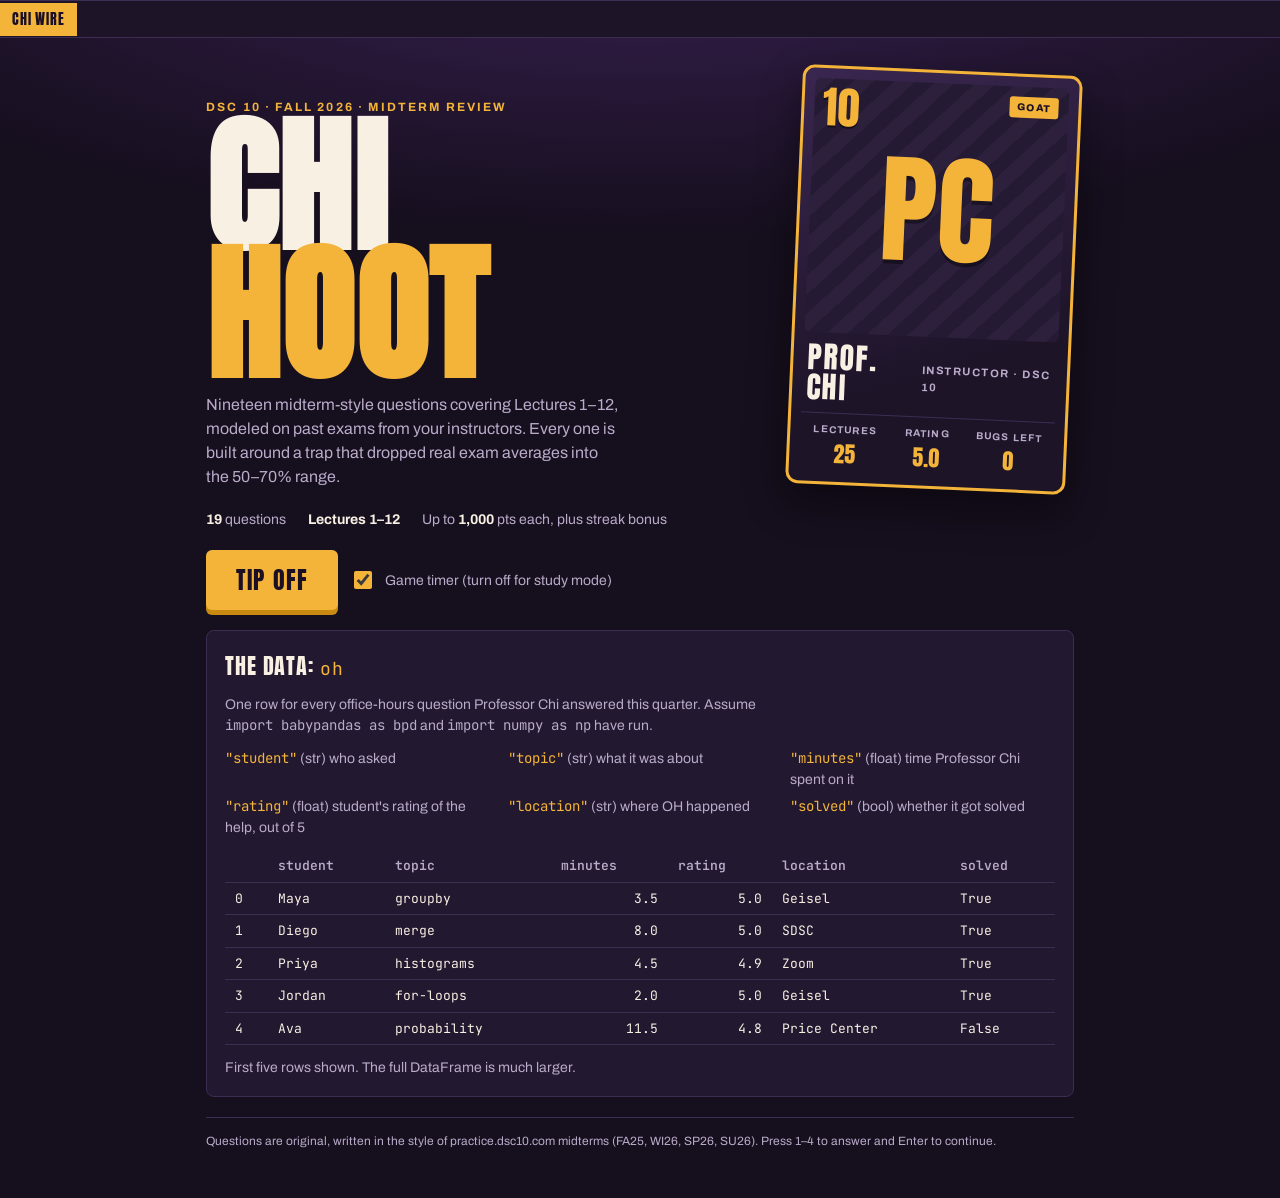
<file: index.html>
<!doctype html>
<html lang="en">
<head>
<meta charset="utf-8">
<meta name="viewport" content="width=device-width, initial-scale=1, viewport-fit=cover">
<title>Chihoot</title>
<meta name="description" content="A Kahoot-style DSC 10 midterm review game: 19 timed questions on Lectures 1–12.">
<link rel="preconnect" href="https://fonts.googleapis.com">
<link rel="stylesheet" href="https://fonts.googleapis.com/css2?family=Anton&family=Archivo:wght@400;500;700;800&family=JetBrains+Mono:wght@400;600&display=swap">
<style>
*, *::before, *::after { box-sizing: border-box; }
html { padding-top: env(safe-area-inset-top, 0px); padding-bottom: env(safe-area-inset-bottom, 0px); }
body { margin: 0; }
img { max-width: 100%; }
[hidden] { display: none !important; }
/* Layout: night-game arena broadcast — one centered court column, scoreboard bar on top, answer tiles as the "floor", lower-third reveal panel */
:root {
  --night: #160f1e;
  --court: #221830;
  --court-2: #2c203d;
  --line: #3d2d52;
  --ink: #f7f0e3;
  --muted: #b9abc9;
  --gold: #f4b43a;
  --gold-deep: #c98a12;
  --good: #3fd28f;
  --bad: #ff5f6e;
  --t1: #f4b43a; --t2: #ff7b68; --t3: #38c6c0; --t4: #a283ff;
  --tile-ink: #1b1024;
  --display: "Anton", "Impact", "Arial Narrow", sans-serif;
  --body: "Archivo", "Helvetica Neue", Arial, sans-serif;
  --mono: "JetBrains Mono", ui-monospace, "SFMono-Regular", Menlo, monospace;
  color-scheme: dark;
}
html, body { height: 100%; }
body {
  background: var(--night);
  background-image: radial-gradient(120% 60% at 50% -10%, #3a2154 0%, transparent 60%);
  background-attachment: fixed;
  color: var(--ink);
  font-family: var(--body);
  font-size: 16px;
  line-height: 1.5;
}
.wrap {
  max-width: 900px; margin: 0 auto;
  padding-left: max(16px, env(safe-area-inset-left, 0px));
  padding-right: max(16px, env(safe-area-inset-right, 0px));
  padding-block: 20px 48px;
  display: flex; flex-direction: column; gap: 20px;
}
button { font: inherit; color: inherit; cursor: pointer; }
:focus-visible { outline: 3px solid var(--gold); outline-offset: 3px; }
code, pre { font-family: var(--mono); }

/* ticker */
.ticker { border-block: 1px solid var(--line); background: #1d1428; overflow: hidden; display: flex; align-items: center; }
.ticker .tag { flex: none; background: var(--gold); color: var(--tile-ink); font-family: var(--display); letter-spacing: .06em; padding: 6px 12px; font-size: 14px; }
.ticker .track { white-space: nowrap; display: inline-block; padding-left: 100%; animation: tick 70s linear infinite; font-size: 14px; color: var(--muted); }
.ticker .track span { margin-right: 48px; }
.ticker .track b { color: var(--ink); font-weight: 700; }
@keyframes tick { to { transform: translateX(-100%); } }
.ticker-view { overflow: hidden; flex: 1; min-width: 0; padding-block: 6px; }

/* start */
.hero { display: grid; grid-template-columns: 1.3fr 1fr; gap: 28px; align-items: end; padding-top: 12px; }
.eyebrow { font-size: 12px; letter-spacing: .18em; text-transform: uppercase; color: var(--gold); font-weight: 700; }
.wordmark { font-family: var(--display); font-size: clamp(64px, 15vw, 148px); line-height: .86; letter-spacing: .01em; margin: 8px 0 0; text-transform: uppercase; }
.wordmark .gold { color: var(--gold); display: block; }
.hero p.lede { color: var(--muted); max-width: 46ch; margin: 14px 0 0; text-wrap: pretty; }
.card { justify-self: end; width: 100%; max-width: 280px; background: linear-gradient(160deg, #3a2650, #1d1428 70%); border: 3px solid var(--gold); border-radius: 12px; padding: 10px; display: flex; flex-direction: column; gap: 10px; box-shadow: 0 18px 40px rgba(0,0,0,.45); transform: rotate(2.5deg); }
.card .photo { position: relative; border-radius: 6px; overflow: hidden; aspect-ratio: 1; }
.card .photo img { width: 100%; height: 100%; object-fit: cover; display: block; }
.card .num { position: absolute; top: 6px; left: 8px; font-family: var(--display); font-size: 44px; line-height: 1; color: var(--gold); text-shadow: 0 2px 0 rgba(0,0,0,.5); }
.card .badge { position: absolute; top: 10px; right: 10px; background: var(--gold); color: var(--tile-ink); font-size: 10px; font-weight: 800; letter-spacing: .14em; padding: 3px 7px; border-radius: 3px; }
.card .plate { display: flex; justify-content: space-between; align-items: baseline; gap: 8px; padding: 0 4px; }
.card .plate b { font-family: var(--display); font-weight: 400; font-size: 30px; letter-spacing: .06em; text-transform: uppercase; line-height: 1; }
.card .plate span { font-size: 11px; letter-spacing: .14em; text-transform: uppercase; color: var(--muted); font-weight: 700; }
.card dl { display: grid; grid-template-columns: repeat(3, 1fr); margin: 0; border-top: 1px solid var(--line); padding: 8px 4px 2px; text-align: center; }
.card dt { font-size: 10px; letter-spacing: .12em; text-transform: uppercase; color: var(--muted); font-weight: 700; }
.card dd { margin: 0; font-family: var(--display); font-size: 22px; color: var(--gold); }
.avatar { width: 34px; height: 34px; border-radius: 50%; flex: none; display: grid; place-items: center; background: var(--gold); color: var(--tile-ink); font-family: var(--display); font-size: 14px; font-style: normal; letter-spacing: .04em; }
.card .photo.mono { display: grid; place-items: center; background: repeating-linear-gradient(135deg, #2c203d 0 14px, #251a34 14px 28px); }
.card .pc { font-family: var(--display); font-size: 120px; line-height: 1; color: var(--gold); text-shadow: 0 4px 0 rgba(0,0,0,.4); }
.react { display: flex; gap: 16px; align-items: center; background: var(--court); border: 1px solid var(--line); border-radius: 8px; padding: 14px 16px; }
.react .face { width: 64px; height: 64px; border-radius: 8px; flex: none; display: grid; place-items: center; font-family: var(--display); font-size: 30px; color: var(--tile-ink); background: var(--gold); }
.react p { margin: 0; font-size: 14px; line-height: 1.45; color: var(--muted); min-width: 0; }
.react p b { display: block; color: var(--ink); font-size: 15px; margin-bottom: 2px; }
.facts { display: flex; flex-wrap: wrap; gap: 10px 22px; font-size: 14px; color: var(--muted); }
.facts b { color: var(--ink); font-variant-numeric: tabular-nums; }
.controls { display: flex; flex-wrap: wrap; gap: 12px; align-items: center; }
.btn-primary {
  background: var(--gold); color: var(--tile-ink); border: 0; border-radius: 6px;
  font-family: var(--display); font-size: 24px; letter-spacing: .05em; text-transform: uppercase;
  padding: 12px 30px; box-shadow: 0 5px 0 var(--gold-deep); transition: transform .08s, box-shadow .08s;
}
.btn-primary:active { transform: translateY(4px); box-shadow: 0 1px 0 var(--gold-deep); }
.btn-ghost { background: transparent; border: 1px solid var(--line); border-radius: 6px; padding: 10px 16px; font-weight: 600; color: var(--ink); }
.btn-ghost:hover { border-color: var(--muted); }
.toggle { display: inline-flex; align-items: center; gap: 10px; font-size: 14px; color: var(--muted); user-select: none; }
.toggle input { width: 18px; height: 18px; accent-color: var(--gold); }

/* data sheet */
.sheet { background: var(--court); border: 1px solid var(--line); border-radius: 8px; padding: 18px; display: flex; flex-direction: column; gap: 12px; }
.sheet h3 { margin: 0; font-family: var(--display); font-weight: 400; letter-spacing: .04em; font-size: 22px; text-transform: uppercase; }
.sheet p { margin: 0; color: var(--muted); font-size: 14px; max-width: 70ch; }
.cols { display: grid; grid-template-columns: repeat(auto-fill, minmax(240px, 1fr)); gap: 6px 18px; font-size: 14px; margin: 0; padding: 0; list-style: none; }
.cols code { color: var(--gold); }
.cols span { color: var(--muted); }
.tbl-wrap { overflow-x: auto; }
table { border-collapse: collapse; font-family: var(--mono); font-size: 13px; width: 100%; min-width: 520px; }
th, td { text-align: left; padding: 6px 10px; border-bottom: 1px solid var(--line); white-space: nowrap; }
th { color: var(--muted); font-weight: 600; }
td.num { font-variant-numeric: tabular-nums; text-align: right; }

/* scoreboard */
.board { display: grid; grid-template-columns: auto 1fr auto auto; gap: 16px; align-items: center; background: #120c19; border: 1px solid var(--line); border-radius: 8px; padding: 10px 16px; }
.board .q { font-family: var(--display); font-size: 22px; letter-spacing: .04em; font-variant-numeric: tabular-nums; }
.board .lec { font-size: 12px; letter-spacing: .14em; text-transform: uppercase; color: var(--muted); font-weight: 700; }
.stat { text-align: right; line-height: 1.1; }
.stat small { display: block; font-size: 11px; letter-spacing: .14em; text-transform: uppercase; color: var(--muted); font-weight: 700; }
.stat b { font-family: var(--display); font-weight: 400; font-size: 24px; font-variant-numeric: tabular-nums; }
.stat.streak b { color: var(--gold); }
.timer { height: 8px; background: var(--court-2); border-radius: 4px; overflow: hidden; }
.timer i { display: block; height: 100%; width: 100%; background: var(--gold); transform-origin: left; }
.timer.low i { background: var(--bad); }
.timer-row { display: flex; align-items: center; gap: 12px; }
.timer-row .timer { flex: 1; }
.timer-row .secs { font-family: var(--display); font-size: 20px; width: 3ch; text-align: right; font-variant-numeric: tabular-nums; }

.prompt { background: var(--court); border: 1px solid var(--line); border-radius: 8px; padding: 22px; display: flex; flex-direction: column; gap: 14px; }
.prompt h2 { margin: 0; font-size: clamp(19px, 2.6vw, 23px); line-height: 1.35; font-weight: 700; text-wrap: balance; max-width: 62ch; }
.prompt pre { margin: 0; background: #120c19; border: 1px solid var(--line); border-radius: 6px; padding: 14px 16px; overflow-x: auto; font-size: 14.5px; line-height: 1.55; color: #f3e6c8; }
.sheet-link { align-self: flex-start; background: none; border: 0; padding: 0; color: var(--muted); font-size: 13px; text-decoration: underline; text-underline-offset: 3px; }

.tiles { display: grid; grid-template-columns: 1fr 1fr; gap: 12px; }
.tile {
  display: flex; align-items: center; gap: 14px; text-align: left; min-height: 86px;
  border: 0; border-radius: 8px; padding: 14px 18px; color: var(--tile-ink);
  font-weight: 700; font-size: 16px; line-height: 1.35;
  box-shadow: 0 5px 0 rgba(0,0,0,.35); transition: transform .08s, opacity .2s, filter .2s; min-width: 0;
}
.tile:hover:not(:disabled) { transform: translateY(-2px); }
.tile:active:not(:disabled) { transform: translateY(3px); box-shadow: 0 2px 0 rgba(0,0,0,.35); }
.tile .shape { flex: none; width: 30px; height: 30px; }
.tile .txt { min-width: 0; overflow-wrap: anywhere; }
.tile code { font-family: var(--mono); font-size: 14px; font-weight: 600; }
.tile .key { margin-left: auto; flex: none; font-family: var(--mono); font-size: 12px; opacity: .6; }
.tile:nth-child(1) { background: var(--t1); }
.tile:nth-child(2) { background: var(--t2); }
.tile:nth-child(3) { background: var(--t3); }
.tile:nth-child(4) { background: var(--t4); }
.tile:disabled { cursor: default; }
.tile.dim { opacity: .28; filter: saturate(.4); }
.tile.right { outline: 4px solid var(--good); outline-offset: 3px; }
.tile.picked.wrong { outline: 4px solid var(--bad); outline-offset: 3px; }
.tile .mark { margin-left: auto; font-family: var(--display); font-size: 18px; letter-spacing: .04em; }

/* lower third reveal */
.reveal { border-radius: 8px; overflow: hidden; border: 1px solid var(--line); background: var(--court); animation: rise .35s ease-out; }
@keyframes rise { from { transform: translateY(12px); opacity: .4; } to { transform: none; opacity: 1; } }
.reveal .bar { display: flex; align-items: center; justify-content: space-between; gap: 12px; padding: 10px 18px; font-family: var(--display); letter-spacing: .05em; font-size: 24px; text-transform: uppercase; }
.reveal.ok .bar { background: var(--good); color: var(--tile-ink); }
.reveal.no .bar { background: var(--bad); color: var(--tile-ink); }
.reveal .bar .pts { font-variant-numeric: tabular-nums; }
.reveal .body { padding: 16px 18px 18px; display: flex; flex-direction: column; gap: 12px; }
.reveal .why { margin: 0; max-width: 68ch; }
.why-img { display: block; width: 100%; max-width: 440px; height: auto; background: #fff; border-radius: 6px; padding: 6px; }
.reveal .why code { font-family: var(--mono); font-size: 14px; color: #f3e6c8; }
.glaze { margin: 0; display: flex; gap: 12px; align-items: center; color: var(--gold); font-weight: 600; font-style: italic; }
.glaze .lbl { display: block; font-style: normal; font-size: 10px; letter-spacing: .16em; font-weight: 800; color: var(--muted); }
.reveal .next { align-self: flex-end; }

/* results */
.end { display: flex; flex-direction: column; gap: 32px; }
.final { display: grid; grid-template-columns: minmax(0, 1fr) minmax(0, 1fr); gap: 32px; align-items: start; }
.lead { display: flex; flex-direction: column; gap: 16px; min-width: 0; }
.lead .head { display: flex; flex-direction: column; gap: 8px; }
.big { font-family: var(--display); font-size: clamp(72px, 16vw, 132px); line-height: .9; color: var(--gold); font-variant-numeric: tabular-nums; }
.rank { font-family: var(--display); font-size: clamp(26px, 4vw, 34px); text-transform: uppercase; letter-spacing: .03em; line-height: 1.05; text-wrap: balance; }
.rank-sub { color: var(--muted); margin: 0; max-width: 46ch; }
.splits { background: var(--court); border: 1px solid var(--line); border-radius: 8px; padding: 18px 20px; display: flex; flex-direction: column; gap: 10px; min-width: 0; }
.splits h3, .missed h3 { margin: 0; font-family: var(--display); font-weight: 400; font-size: 20px; letter-spacing: .05em; text-transform: uppercase; }
.missed h3 + p { margin: 0; color: var(--muted); font-size: 14px; }
.split { display: grid; grid-template-columns: 8.5em minmax(0, 1fr) 2.6em; gap: 12px; align-items: center; font-size: 14px; }
.split .meter { height: 10px; background: var(--court-2); border-radius: 5px; overflow: hidden; }
.split .meter i { display: block; height: 100%; background: var(--gold); }
.split .meter i.lowv { background: var(--muted); }
.split .v { text-align: right; font-variant-numeric: tabular-nums; color: var(--muted); }
.missed { display: flex; flex-direction: column; gap: 10px; }
.missed .list { display: flex; flex-direction: column; gap: 10px; }
.miss { background: var(--court); border: 1px solid var(--line); border-left: 4px solid var(--gold); border-radius: 6px; padding: 12px 14px; font-size: 14px; display: flex; flex-direction: column; gap: 4px; }
.miss .mq { font-weight: 700; }
.miss .ma { color: var(--muted); }
.miss code { font-family: var(--mono); font-size: 13px; color: #f3e6c8; overflow-wrap: anywhere; }
.best { margin: 0; font-size: 14px; color: var(--muted); }
.end .controls, .end footer { margin: 0; }
.best b { color: var(--ink); font-variant-numeric: tabular-nums; }
footer { font-size: 12px; color: var(--muted); border-top: 1px solid var(--line); padding-top: 14px; }

@media (max-width: 640px) {
  .hero { grid-template-columns: 1fr; }
  .card { justify-self: center; max-width: 230px; transform: rotate(1.5deg); }
  .tiles { grid-template-columns: 1fr; }
  .tile { min-height: 64px; }
  .board { grid-template-columns: auto 1fr auto; }
  .board .stat.streak { display: none; }
  .end { gap: 28px; }
  .final { grid-template-columns: minmax(0, 1fr); gap: 24px; }
}
@media (prefers-reduced-motion: reduce) {
  .ticker .track { animation: none; padding-left: 0; }
  .reveal { animation: none; }
  .tile, .btn-primary { transition: none; }
}
</style>
</head>
<body>
<div class="ticker" aria-label="Professor Chi news ticker">
  <div class="tag">CHI WIRE</div>
  <div class="ticker-view"><div class="track" id="ticker"></div></div>
</div>

<main class="wrap" id="app"></main>

<script>
const GLAZE_TICKER = [
  "<b>BREAKING:</b> Professor Chi answered a babypandas question before the student finished typing it",
  "<b>CONFIRMED:</b> Professor Chi's office hours run in O(1) time",
  "Professor Chi doesn't use <b>.loc</b> or <b>.iloc</b>. The rows come to Professor Chi.",
  "<b>REPORT:</b> Professor Chi fixed a KeyError just by looking at it",
  "Professor Chi can explain a merge in one sentence and a diagram",
  "The midterm is scared of Professor Chi, not the other way around",
  "<b>STAT:</b> 0 merges have ever had the wrong row count in Professor Chi's presence",
  "Professor Chi once explained density histograms so well the bars got shorter out of respect",
  "Analysts agree: <b>Peter Chi is the GOAT of DSC 10.</b> Debate is over."
];

const QS = [
  { lec: 3, topic: "Strings", t: 30,
    text: 'Professor Chi\'s nameplate is s = "**Chi-GOAT**". What does this evaluate to?',
    code: 's.strip("*C").split("-")[0]',
    opts: ['`"Chi"`', '`"hi"`', '`"**Chi"`', '`"GOAT"`'], a: 1,
    why: '`.strip("*C")` removes any leading or trailing characters in the <b>set</b> {*, C}, not the substring. The front loses "**C", the back loses "**", leaving "hi-GOAT". Split on "-" and take [0]: "hi".',
    glaze: "Even .strip() can't take the GOAT out of Professor Chi. It just says hi." },
  { lec: 3, topic: "Arrays", t: 30,
    text: "Professor Chi's minutes per question, in array form. What does this evaluate to?",
    code: '(np.arange(5, 25, 5) * 2 - 10).mean()',
    opts: ['`15.0`', '`20.0`', '`12.5`', '`30.0`'], a: 0,
    why: '`np.arange(5, 25, 5)` is [5, 10, 15, 20] since the stop value is excluded. Times 2 minus 10 gives [0, 10, 20, 30], with mean 15. Including 25 by mistake gives 20.',
    glaze: "np.arange leaves out 25. Professor Chi leaves no student behind." },
  { lec: 5, topic: "Querying", t: 20,
    text: "What is the data type of this expression?",
    code: 'oh.get("minutes") > 5',
    opts: ['bool', 'Series', 'DataFrame', 'array'], a: 1,
    why: 'Comparing a Series to a number works element by element, giving a Boolean Series with one True/False per row. That is what goes inside the brackets when you query.',
    glaze: "One True per row. Like one W per student Professor Chi helps." },
  { lec: 4, topic: "DataFrames", t: 30,
    text: "oh has the default index 0, 1, 2, … What does this return?",
    code: 'oh.sort_values("rating", ascending=False).get("student").loc[0]',
    opts: ['The student who rated Professor Chi highest', 'The student who rated Professor Chi lowest', 'The student in the first row of the original oh', 'An error'], a: 2,
    why: 'Sorting moves rows but they keep their index labels. `.loc[0]` finds the row <b>labeled</b> 0, which is the original first row wherever it landed. For the top-rated row you need `.iloc[0]`.',
    glaze: "Sorting Professor Chi's ratings is pointless anyway. They're all fives." },
  { lec: 5, topic: "Querying", t: 30,
    text: 'Which expression evaluates to the number of questions Professor Chi solved? ("solved" is a bool column)',
    opts: ['`oh.get("solved").count()`', '`oh.get("solved").sum()`', '`oh[oh.get("solved")].shape[1]`', '`oh[oh.get("solved") == True].shape`'], a: 1,
    why: 'True counts as 1 in a sum. `.count()` counts every non-missing value, so all rows. `shape[1]` is the number of <b>columns</b>, and `.shape` is a tuple, not an integer.',
    glaze: "Spoiler: the answer is basically oh.shape[0]." },
  { lec: 5, topic: "Querying", t: 30,
    text: "What happens when you run this?",
    code: 'oh[oh.get("minutes") > 5 & oh.get("rating") > 4]',
    opts: ['Questions over 5 min with rating over 4', 'Questions over 5 min OR rating over 4', 'An empty DataFrame', 'An error'], a: 3,
    why: '`&` binds tighter than `>`, so Python tries `5 & oh.get("rating")` first, which errors. Each condition needs its own parentheses: `(cond1) & (cond2)`.',
    glaze: "Professor Chi would have spotted the missing parentheses from across Geisel." },
  { lec: 6, topic: "Grouping", t: 40,
    text: "What does this evaluate to?",
    code: 'oh.get(["location", "rating"]).groupby("location")\n  .mean().get("rating").iloc[-1]',
    opts: ['The highest average rating of any location', 'The average rating at the alphabetically last location', 'The rating in the last row of oh', 'The name of Professor Chi\'s best location'], a: 1,
    why: '`.groupby` sorts its index alphabetically. Nothing here sorts by rating, so `.iloc[-1]` is just the alphabetically last location\'s mean rating.',
    glaze: "Trick question. Professor Chi's best location is wherever he is standing." },
  { lec: 6, topic: "Visualization", t: 30,
    text: "You want to compare the DISTRIBUTION of minutes spent on solved vs. unsolved questions. Which visualization is best?",
    opts: ['Overlaid density histograms of minutes', 'Bar chart of mean minutes, solved vs. unsolved', 'Scatter plot of minutes vs. solved', 'Line plot of minutes vs. solved'], a: 0,
    why: 'The distribution of a numerical variable calls for a histogram. Overlaid <b>density</b> histograms compare groups fairly even when they have very different sizes. A bar chart of means only shows the center.',
    glaze: "Density matters here. The unsolved group has like three questions in it." },
  { lec: 7, topic: "Histograms", t: 60,
    text: "A density histogram of minutes for Professor Chi's 200 questions has bins [2, 4), [4, 6), [6, 10]. The [4, 6) bar has height 0.15 and the [6, 10] bar has height 0.05. How many questions took at least 2 but less than 4 minutes?",
    opts: ['100', '160', '50', '120'], a: 0,
    why: 'Area is proportion. [4, 6): 2 × 0.15 = 0.3. [6, 10]: 4 × 0.05 = 0.2. Total area is 1, so [2, 4) holds 0.5, and 0.5 × 200 = 100. Treating heights as proportions gives the 160 trap.',
    glaze: "Half of all questions solved in under 4 minutes. Speedrun champion." },
  { lec: 7, topic: "Histograms", t: 45, img: "img/q10-hist.png",
    text: "Same 200 questions, redrawn as a density histogram with bins [2, 6), [6, 10]. What is the height of the [2, 6) bar?",
    opts: ['0.8', '0.4', '0.2', '0.1'], a: 2,
    why: '[2, 6) holds 0.5 + 0.3 = 0.8 of the data. Height = area ÷ width = 0.8 ÷ 4 = 0.2.',
    glaze: "Professor Chi divides by the bin width in his sleep." },
  { lec: 8, topic: "Functions & apply", t: 40,
    text: 'In oh.get("minutes").apply(hype), what is the entry for a 7-minute question?',
    code: 'def hype(m):\n    if m > 5:\n        print("Chi cooked")\n    else:\n        return "quick W"',
    opts: ['`"Chi cooked"`', '`"quick W"`', '`None`', 'An error'], a: 2,
    why: '`print` shows text but returns nothing. A function that finishes without hitting a `return` returns `None`, and that is what `.apply` stores.',
    glaze: "Professor Chi cooked, but the function never served it. print ≠ return." },
  { lec: 9, topic: "Grouping on multiple columns", t: 45,
    text: "oh has 5 locations. Every location has solved questions, and exactly one location has NO unsolved questions. How many rows does this have?",
    code: 'oh.groupby(["location", "solved"]).count()',
    opts: ['10', '9', '5', '7'], a: 1,
    why: 'Grouping on two columns makes one row per combination that actually appears. 5 locations × 2 values of solved = 10 possible, minus the one missing combination = 9.',
    glaze: "That flawless location with zero unsolved questions? Professor Chi's home court." },
  { lec: 9, topic: "Merging", t: 60,
    text: 'In oh, "Geisel" appears 3 times, "SDSC" 2 times, "Zoom" 1 time. In snacks (snacks Professor Chi brought to OH), "Geisel" appears 2 times, "SDSC" 1 time, "Price Center" 4 times. How many rows does this have?',
    code: 'oh.merge(snacks, on="location")',
    opts: ['6', '5', '8', '13'], a: 2,
    why: 'Every matching pair of rows becomes a row. Geisel: 3 × 2 = 6. SDSC: 2 × 1 = 2. Zoom and Price Center have no partner. Total: 8.',
    glaze: "Brings snacks AND teaches merges. Generational." },
  { lec: 10, topic: "Conditionals", t: 40,
    text: "What does glaze_level(8) return?",
    code: 'def glaze_level(m):\n    if m >= 3 or m < 6:\n        return "elite"\n    elif m >= 6:\n        return "GOAT"\n    return "great"',
    opts: ['`"GOAT"`', '`"elite"`', '`"great"`', '`None`'], a: 1,
    why: '`8 >= 3` is True, so the whole `or` condition is True and the function returns "elite" right away. With `or`, every number takes the first branch. It should have been `and`.',
    glaze: "One sneaky or, a totally different answer. Professor Chi reads every condition twice." },
  { lec: 10, topic: "Iteration", t: 45,
    text: "What is rings after the loop?",
    code: 'rings = 0\nfor x in np.arange(1, 10, 3):\n    if x % 2 == 0:\n        rings = rings + x\n    else:\n        rings = rings - 1',
    opts: ['2', '12', '3', '-3'], a: 0,
    why: 'x takes 1, 4, 7 (10 is excluded). 1 is odd: −1. 4 is even: 3. 7 is odd: 2. Including 10 by mistake gives 12.',
    glaze: "Two rings from one loop. Professor Chi has more than that from Week 1 OH alone." },
  { lec: 11, topic: "Probability", t: 30,
    text: "Each student independently has a 0.2 chance of needing Professor Chi to explain something twice. Out of 5 students, what is P(at least one needs a second explanation)?",
    opts: ['0.2⁵', '1 − 0.8⁵', '1 − 0.2⁵', '5 × 0.2'], a: 1,
    why: 'Complement: P(at least one) = 1 − P(none) = 1 − 0.8⁵. The option 1 − 0.2⁵ is the complement of "all five need it", a different event.',
    glaze: "Asking twice is how learning works. Professor Chi is always happy to explain it again." },
  { lec: 11, topic: "Probability", t: 45,
    text: "60% of Professor Chi's questions are in person and 40% are on Zoom. In person, Professor Chi draws a diagram 25% of the time; on Zoom, 50% of the time. What is P(a random question gets a diagram)?",
    opts: ['0.375', '0.35', '0.15', '0.75'], a: 1,
    why: 'Split into in-person-and-diagram plus Zoom-and-diagram. Multiplication rule: 0.6 × 0.25 + 0.4 × 0.5 = 0.15 + 0.20 = 0.35. Averaging 0.25 and 0.5 ignores that in-person is more common.',
    glaze: "Professor Chi's Zoom diagrams hit harder than most people's in-person ones." },
  { lec: 11, topic: "Conditional probability", t: 40,
    text: "A question is chosen at random from oh. Which expression gives P(solved | quick)?",
    code: 'is_solved = oh.get("solved")\nis_quick = oh.get("minutes") < 4',
    opts: ['`(is_solved & is_quick).sum() / oh.shape[0]`', '`(is_solved & is_quick).sum() / is_solved.sum()`', '`(is_solved & is_quick).sum() / is_quick.sum()`', '`is_solved.sum() / is_quick.sum()`'], a: 2,
    why: 'Given "quick", the quick questions are the whole universe, so divide by how many are quick. The numerator counts questions that are both. The second option is P(quick | solved).',
    glaze: "P(solved | Professor Chi) = 1. No simulation needed." },
  { lec: 12, topic: "Simulation", t: 30,
    text: "At the end of OH, Professor Chi shouts out 3 DIFFERENT random students. In a simulation, which call draws one set of shout-outs?",
    code: 'students = np.array(oh.get("student"))',
    opts: ['`np.random.choice(students, 3, replace=True)`', '`np.random.choice(students, 3, replace=False)`', '`np.random.choice(students, repetitions, replace=False)`', '`np.random.choice(3, students, replace=False)`'], a: 1,
    why: '"Different" means no repeats, so draw 3 without replacement. The number of repetitions belongs to the for-loop, not the sample size.',
    glaze: "No repeats. Professor Chi's shout-outs are limited edition." }
];

const SHAPES = [
  '<svg class="shape" viewBox="0 0 30 30" aria-hidden="true"><path d="M15 3 L28 26 H2 Z" fill="#1b1024"/></svg>',
  '<svg class="shape" viewBox="0 0 30 30" aria-hidden="true"><path d="M15 2 L28 15 L15 28 L2 15 Z" fill="#1b1024"/></svg>',
  '<svg class="shape" viewBox="0 0 30 30" aria-hidden="true"><circle cx="15" cy="15" r="12" fill="#1b1024"/></svg>',
  '<svg class="shape" viewBox="0 0 30 30" aria-hidden="true"><rect x="4" y="4" width="22" height="22" fill="#1b1024"/></svg>'
];

const RIGHT_BARS = ["Professor Chi would be proud", "That's a Chi-level read", "Clean. Bucket.", "Certified Professor Chi student", "Cooking like Professor Chi"];
const WRONG_BARS = ["Good try. Here's the trick", "So close", "This one trips up a lot of people", "Now you'll know it Monday", "Great one to learn from"];

const app = document.getElementById("app");
document.getElementById("ticker").innerHTML = GLAZE_TICKER.map(s => "<span>" + s + "</span>").join("");

function esc(s) { return String(s).replace(/&/g,"&amp;").replace(/</g,"&lt;").replace(/>/g,"&gt;"); }
// `code` spans in option/explanation strings; other HTML (like <b>) is authored by us
function md(s) { return s.replace(/`([^`]+)`/g, (_, c) => "<code>" + esc(c) + "</code>"); }

let S = { screen: "start", i: 0, score: 0, streak: 0, best: 0, timerOn: true, log: [], picked: null, startedAt: 0, pts: 0 };
let tick = null;

function getBest() { try { return +localStorage.getItem("chihoot-best") || 0; } catch (e) { return 0; } }
function setBest(v) { try { localStorage.setItem("chihoot-best", String(v)); } catch (e) {} }

const SAMPLE = [
  ["Maya", "groupby", 3.5, 5.0, "Geisel", "True"],
  ["Diego", "merge", 8.0, 5.0, "SDSC", "True"],
  ["Priya", "histograms", 4.5, 4.9, "Zoom", "True"],
  ["Jordan", "for-loops", 2.0, 5.0, "Geisel", "True"],
  ["Ava", "probability", 11.5, 4.8, "Price Center", "False"]
];

function sheetHTML() {
  return `<section class="sheet" aria-label="Data description">
    <h3>The data: <code style="font-family:var(--mono);color:var(--gold);font-size:18px;text-transform:none">oh</code></h3>
    <p>One row for every office-hours question Professor Chi answered this quarter. Assume <code>import babypandas as bpd</code> and <code>import numpy as np</code> have run.</p>
    <ul class="cols">
      <li><code>"student"</code> <span>(str) who asked</span></li>
      <li><code>"topic"</code> <span>(str) what it was about</span></li>
      <li><code>"minutes"</code> <span>(float) time Professor Chi spent on it</span></li>
      <li><code>"rating"</code> <span>(float) student's rating of the help, out of 5</span></li>
      <li><code>"location"</code> <span>(str) where OH happened</span></li>
      <li><code>"solved"</code> <span>(bool) whether it got solved</span></li>
    </ul>
    <div class="tbl-wrap"><table>
      <thead><tr><th></th><th>student</th><th>topic</th><th>minutes</th><th>rating</th><th>location</th><th>solved</th></tr></thead>
      <tbody>${SAMPLE.map((r, k) => `<tr><td>${k}</td><td>${r[0]}</td><td>${r[1]}</td><td class="num">${r[2].toFixed(1)}</td><td class="num">${r[3].toFixed(1)}</td><td>${r[4]}</td><td>${r[5]}</td></tr>`).join("")}</tbody>
    </table></div>
    <p>First five rows shown. The full DataFrame is much larger.</p>
  </section>`;
}

function renderStart() {
  const best = getBest();
  app.innerHTML = `
    <section class="hero">
      <div>
        <div class="eyebrow">DSC 10 · Fall 2026 · Midterm Review</div>
        <h1 class="wordmark">Chi<span class="gold">hoot</span></h1>
        <p class="lede">Nineteen midterm-style questions covering Lectures 1–12, modeled on past exams from your instructors. Every one is built around a trap that dropped real exam averages into the 50–70% range. </p>
      </div>
      ${cardHTML()}
    </section>
    <div class="facts">
      <span><b>19</b> questions</span><span><b>Lectures 1–12</b></span><span>Up to <b>1,000</b> pts each, plus streak bonus</span>
      ${best ? `<span>Your best: <b>${best.toLocaleString()}</b></span>` : ""}
    </div>
    <div class="controls">
      <button class="btn-primary" id="go">Tip off</button>
      <label class="toggle"><input type="checkbox" id="timerToggle" ${S.timerOn ? "checked" : ""}> Game timer (turn off for study mode)</label>
    </div>
    ${sheetHTML()}
    <footer>Questions are original, written in the style of practice.dsc10.com midterms (FA25, WI26, SP26, SU26). Press 1–4 to answer and Enter to continue.</footer>`;
  document.getElementById("go").onclick = startGame;
  document.getElementById("timerToggle").onchange = e => { S.timerOn = e.target.checked; };
}

function cardHTML() {
  return `<figure class="card" style="margin:0" aria-label="Professor Chi's player card">
    <div class="photo mono" role="img" aria-label="Professor Chi monogram"><span class="pc">PC</span><span class="num">10</span><span class="badge">GOAT</span></div>
    <div class="plate"><b>Prof. Chi</b><span>Instructor · DSC 10</span></div>
    <dl><div><dt>Lectures</dt><dd>25</dd></div><div><dt>Rating</dt><dd>5.0</dd></div><div><dt>Bugs left</dt><dd>0</dd></div></dl>
  </figure>`;
}

function startGame() {
  S.i = 0; S.score = 0; S.streak = 0; S.best = 0; S.log = [];
  showQuestion();
}

function showQuestion() {
  S.screen = "q"; S.picked = null;
  const q = QS[S.i];
  app.innerHTML = `
    <div class="board">
      <div><div class="q">Q${S.i + 1}<span style="color:var(--muted)">/${QS.length}</span></div></div>
      <div class="lec">Lecture ${q.lec} · ${q.topic}</div>
      <div class="stat streak"><small>Streak</small><b>${S.streak}</b></div>
      <div class="stat"><small>Score</small><b>${S.score.toLocaleString()}</b></div>
    </div>
    ${S.timerOn ? `<div class="timer-row"><div class="timer" id="timer"><i id="timerFill"></i></div><span class="secs" id="secs">${q.t}</span></div>` : ""}
    <section class="prompt">
      <h2>${md(esc(q.text))}</h2>
      ${q.code ? `<pre>${esc(q.code)}</pre>` : ""}
      <button class="sheet-link" id="sheetBtn">Show data sheet</button>
      <div id="sheetSlot" hidden></div>
    </section>
    <div class="tiles" role="group" aria-label="Answer choices">
      ${q.opts.map((o, k) => `<button class="tile" data-k="${k}">${SHAPES[k]}<span class="txt">${md(o)}</span><span class="key">${k + 1}</span></button>`).join("")}
    </div>
    <div id="revealSlot"></div>`;
  app.querySelectorAll(".tile").forEach(b => b.onclick = () => answer(+b.dataset.k));
  const sb = document.getElementById("sheetBtn");
  sb.onclick = () => {
    const slot = document.getElementById("sheetSlot");
    if (slot.hidden) { slot.innerHTML = sheetHTML(); slot.hidden = false; sb.textContent = "Hide data sheet"; }
    else { slot.hidden = true; sb.textContent = "Show data sheet"; }
  };
  S.startedAt = performance.now();
  clearInterval(tick);
  if (S.timerOn) {
    tick = setInterval(() => {
      const el = (performance.now() - S.startedAt) / 1000;
      const left = Math.max(0, q.t - el);
      const fill = document.getElementById("timerFill");
      if (!fill) return;
      fill.style.transform = `scaleX(${left / q.t})`;
      document.getElementById("secs").textContent = Math.ceil(left);
      document.getElementById("timer").classList.toggle("low", left < 6);
      if (left <= 0) answer(-1);
    }, 100);
  }
  window.scrollTo({ top: 0 });
}

function answer(k) {
  if (S.picked !== null) return;
  clearInterval(tick);
  const q = QS[S.i];
  S.picked = k;
  const ok = k === q.a;
  let pts = 0;
  if (ok) {
    const el = (performance.now() - S.startedAt) / 1000;
    const frac = S.timerOn ? Math.min(1, el / q.t) : 0;
    S.streak += 1;
    pts = Math.round(1000 * (1 - frac / 2)) + Math.min(500, (S.streak - 1) * 100);
  } else {
    S.streak = 0;
  }
  S.score += pts; S.pts = pts;
  S.log.push({ i: S.i, k, ok });
  app.querySelectorAll(".tile").forEach(b => {
    const j = +b.dataset.k;
    b.disabled = true;
    if (j === q.a) { b.classList.add("right"); b.insertAdjacentHTML("beforeend", '<span class="mark">✓</span>'); b.querySelector(".key").remove(); }
    else if (j === k) { b.classList.add("picked", "wrong"); }
    else b.classList.add("dim");
  });
  const bar = ok ? RIGHT_BARS[S.i % RIGHT_BARS.length] : (k === -1 ? "Out of time. Here's how it works" : WRONG_BARS[S.i % WRONG_BARS.length]);
  const last = S.i === QS.length - 1;
  document.getElementById("revealSlot").innerHTML = `
    <section class="reveal ${ok ? "ok" : "no"}" aria-live="polite">
      <div class="bar"><span>${bar}</span><span class="pts">${ok ? "+" + pts.toLocaleString() : "+0"}</span></div>
      <div class="body">
        <p class="why">${md(q.why)}</p>
        ${q.img ? `<img class="why-img" src="${q.img}" alt="Density histogram of minutes with bins [2, 6) and [6, 10]: the [2, 6) bar has height 0.2 and the [6, 10] bar has height 0.05.">` : ""}
        <p class="glaze"><span class="avatar" aria-hidden="true">PC</span><span><span class="lbl">CHI WATCH</span>${esc(q.glaze)}</span></p>
        <button class="btn-primary next" id="next">${last ? "Final buzzer" : "Next"}</button>
      </div>
    </section>`;
  const stat = app.querySelectorAll(".stat b");
  stat[0].textContent = S.streak; stat[1].textContent = S.score.toLocaleString();
  const nx = document.getElementById("next");
  nx.onclick = next; nx.focus({ preventScroll: true });
  document.getElementById("revealSlot").scrollIntoView({ behavior: matchMedia("(prefers-reduced-motion: reduce)").matches ? "auto" : "smooth", block: "nearest" });
}

function next() {
  if (S.i < QS.length - 1) { S.i += 1; showQuestion(); }
  else showResults();
}

function rankFor(pct) {
  if (pct >= 90) return ["Chi-level", "You're ready. Walk into Monday with confidence."];
  if (pct >= 75) return ["First-team All-Chi", "Strong work. A quick look at the few questions below and you're set."];
  if (pct >= 60) return ["Right on track", "That's exactly where these questions are designed to land. Review the ones below and you'll pick up points fast."];
  if (pct >= 40) return ["Building momentum", "You have a real foundation. Each question below lists its lecture, so you know exactly where to look next."];
  return ["Warm-up round", "These questions are built to be tricky, so this is a normal place to start. Each one below points to a lecture to revisit, and it gets easier with every round."];
}

function showResults() {
  S.screen = "end";
  const right = S.log.filter(l => l.ok).length;
  const pct = Math.round(100 * right / QS.length);
  const prev = getBest();
  if (S.score > prev) setBest(S.score);
  const [rank, sub] = rankFor(pct);
  const groups = [
    ["Strings & arrays", [3]], ["DataFrames", [4, 5]], ["Grouping & viz", [6]],
    ["Histograms", [7]], ["Apply & merge", [8, 9]], ["Control flow", [10]],
    ["Probability", [11]], ["Simulation", [12]]
  ];
  const splits = groups.map(([name, lecs]) => {
    const items = S.log.filter(l => lecs.includes(QS[l.i].lec));
    const r = items.filter(l => l.ok).length;
    const p = items.length ? r / items.length : 0;
    return `<div class="split"><span>${name}</span><span class="meter"><i class="${p < 0.6 ? "lowv" : ""}" style="width:${Math.max(3, p * 100)}%"></i></span><span class="v">${r}/${items.length}</span></div>`;
  }).join("");
  const misses = S.log.filter(l => !l.ok).map(l => {
    const q = QS[l.i];
    return `<div class="miss"><span class="mq">Q${l.i + 1} · Lecture ${q.lec} · ${q.topic}</span>
      <span class="ma">${l.k === -1 ? "Ran out of time." : "Your pick: " + md(q.opts[l.k])} · Answer: ${md(q.opts[q.a])}</span></div>`;
  }).join("");
  const react = pct >= 90 ? ["Professor Chi: \u201cThat's my student.\u201d", "You've put in the work. Trust it on Monday."]
    : pct >= 60 ? ["Professor Chi would be proud of this one.", "Keep this energy going into Monday."]
    : ["Professor Chi's office hours are open to you.", "Practice rounds are where the learning happens. Review, play again, and watch your score climb."];
  app.innerHTML = `
    <div class="end">
      <section class="final">
        <div class="lead">
          <div class="eyebrow">Final buzzer</div>
          <div class="head">
            <div class="big">${S.score.toLocaleString()}</div>
            <div class="rank">${rank}</div>
            <p class="rank-sub">${right} of ${QS.length} correct (${pct}%). ${sub}</p>
          </div>
          <div class="react"><span class="face" aria-hidden="true">PC</span><p><b>${react[0]}</b>${react[1]}</p></div>
          <p class="best">${S.score > prev ? "New personal best." : `Personal best: <b>${prev.toLocaleString()}</b>`}</p>
        </div>
        <div class="splits"><h3>Box score by topic</h3>${splits}</div>
      </section>
      ${misses ? `<section class="missed"><h3>Review these next</h3><p>Every question here is a point you can pick up on Monday.</p><div class="list">${misses}</div></section>` : `<p class="glaze"><span class="avatar" aria-hidden="true">PC</span><span>Perfect game. Professor Chi is reportedly tearing up.</span></p>`}
      <div class="controls">
        <button class="btn-primary" id="again">Play again</button>
        <button class="btn-ghost" id="home">Back to start</button>
      </div>
      <footer>Want more practice? Work the full past midterms at practice.dsc10.com under exam conditions, newest first.</footer>
    </div>`;
  document.getElementById("again").onclick = startGame;
  document.getElementById("home").onclick = renderStart;
  window.scrollTo({ top: 0 });
}

document.addEventListener("keydown", e => {
  if (S.screen !== "q") return;
  if (S.picked === null && ["1","2","3","4"].includes(e.key)) answer(+e.key - 1);
  else if (S.picked !== null && e.key === "Enter" && document.activeElement?.id !== "next") next();
});

function boot(data) {
  if (data && data.S) {
    S = Object.assign(S, data.S);
    if (S.screen === "q") { if (S.picked !== null) next(); else showQuestion(); return; }
    if (S.screen === "end") { showResults(); return; }
  }
  renderStart();
}
boot({});
</script>
</body>
</html>
</file>
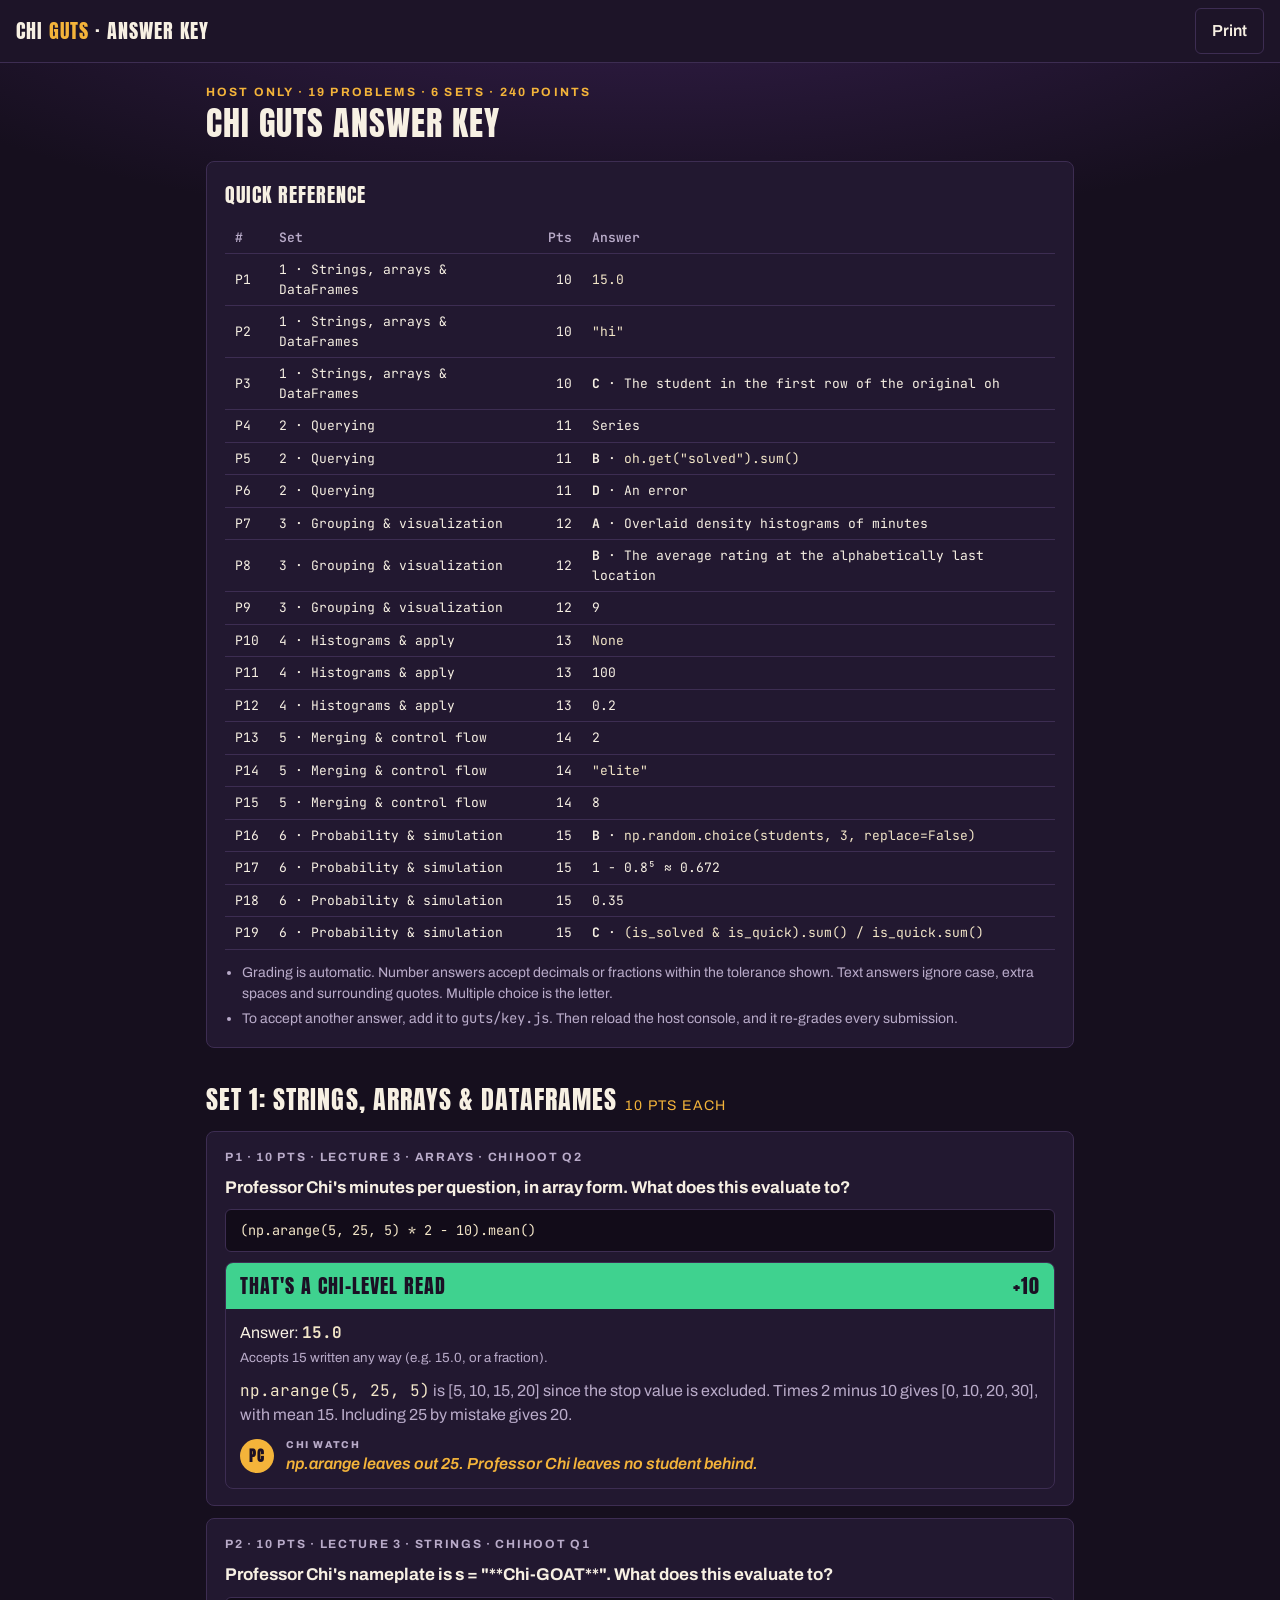
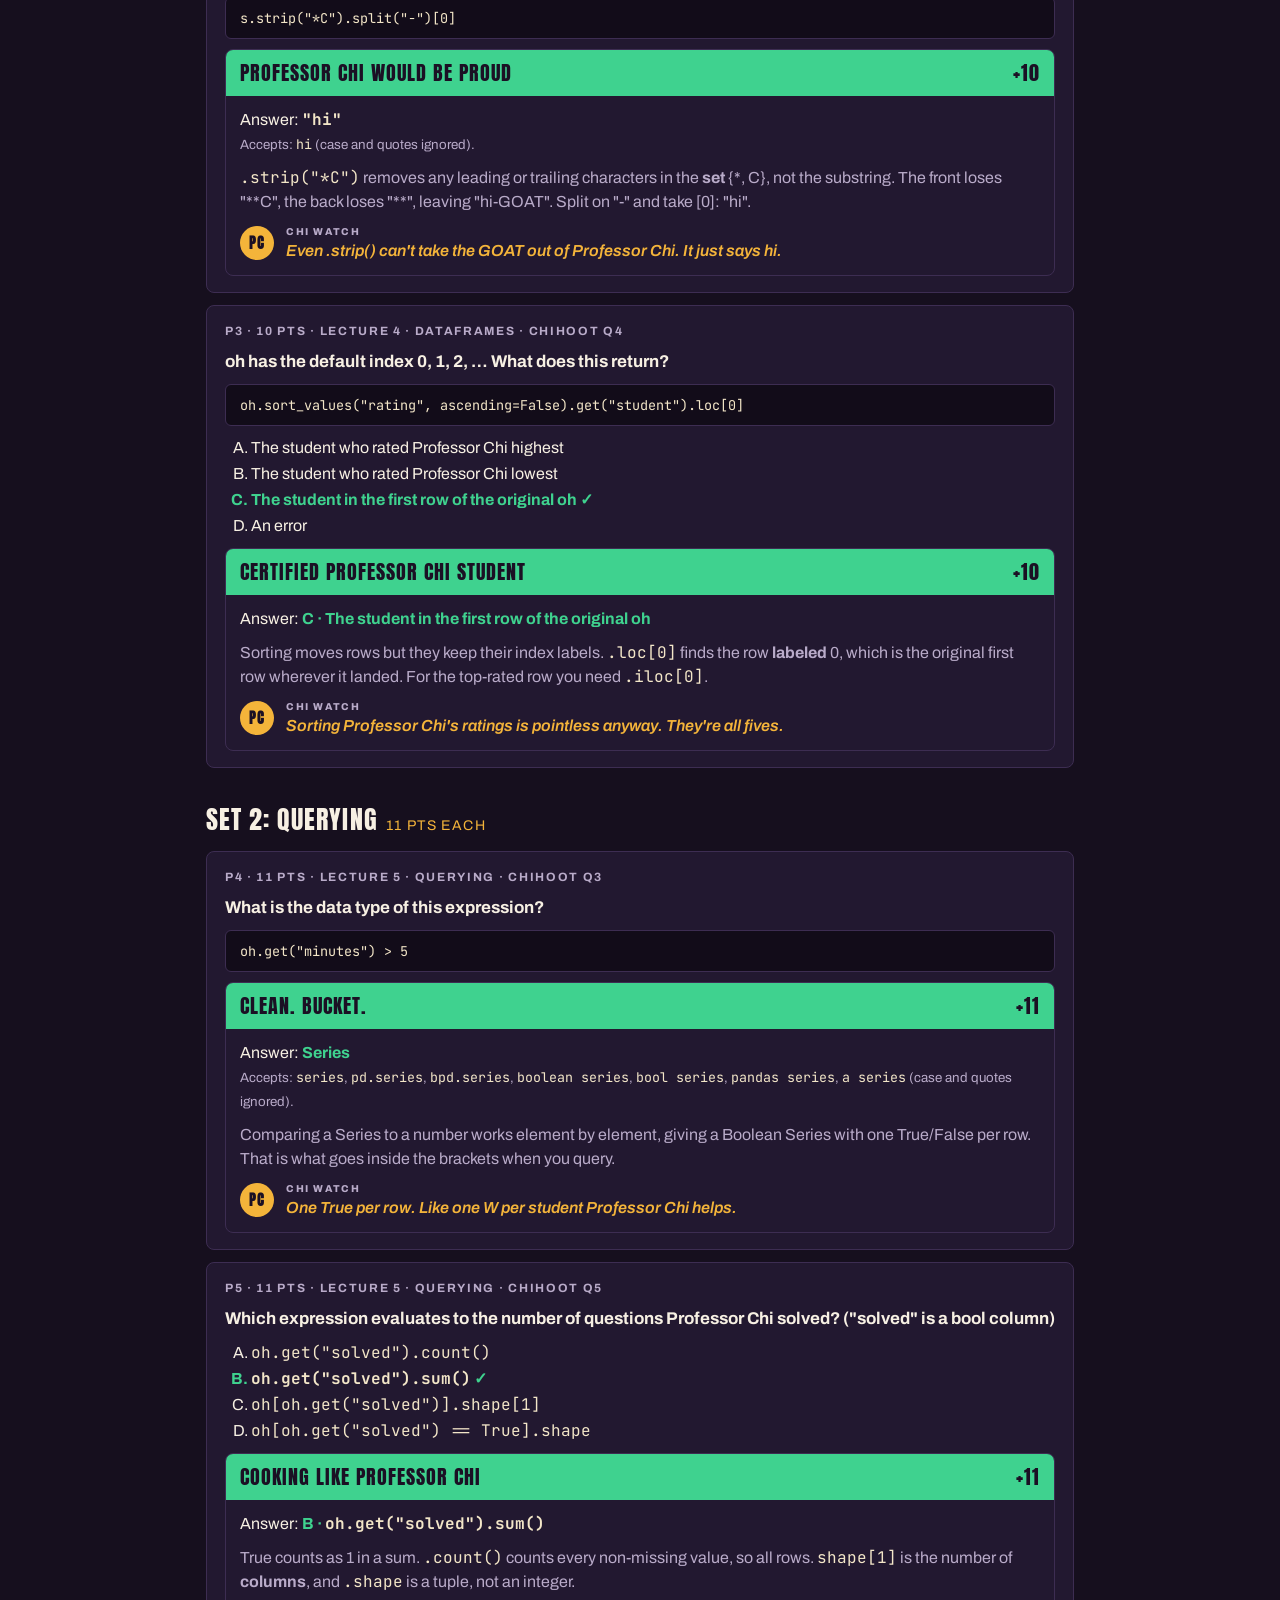
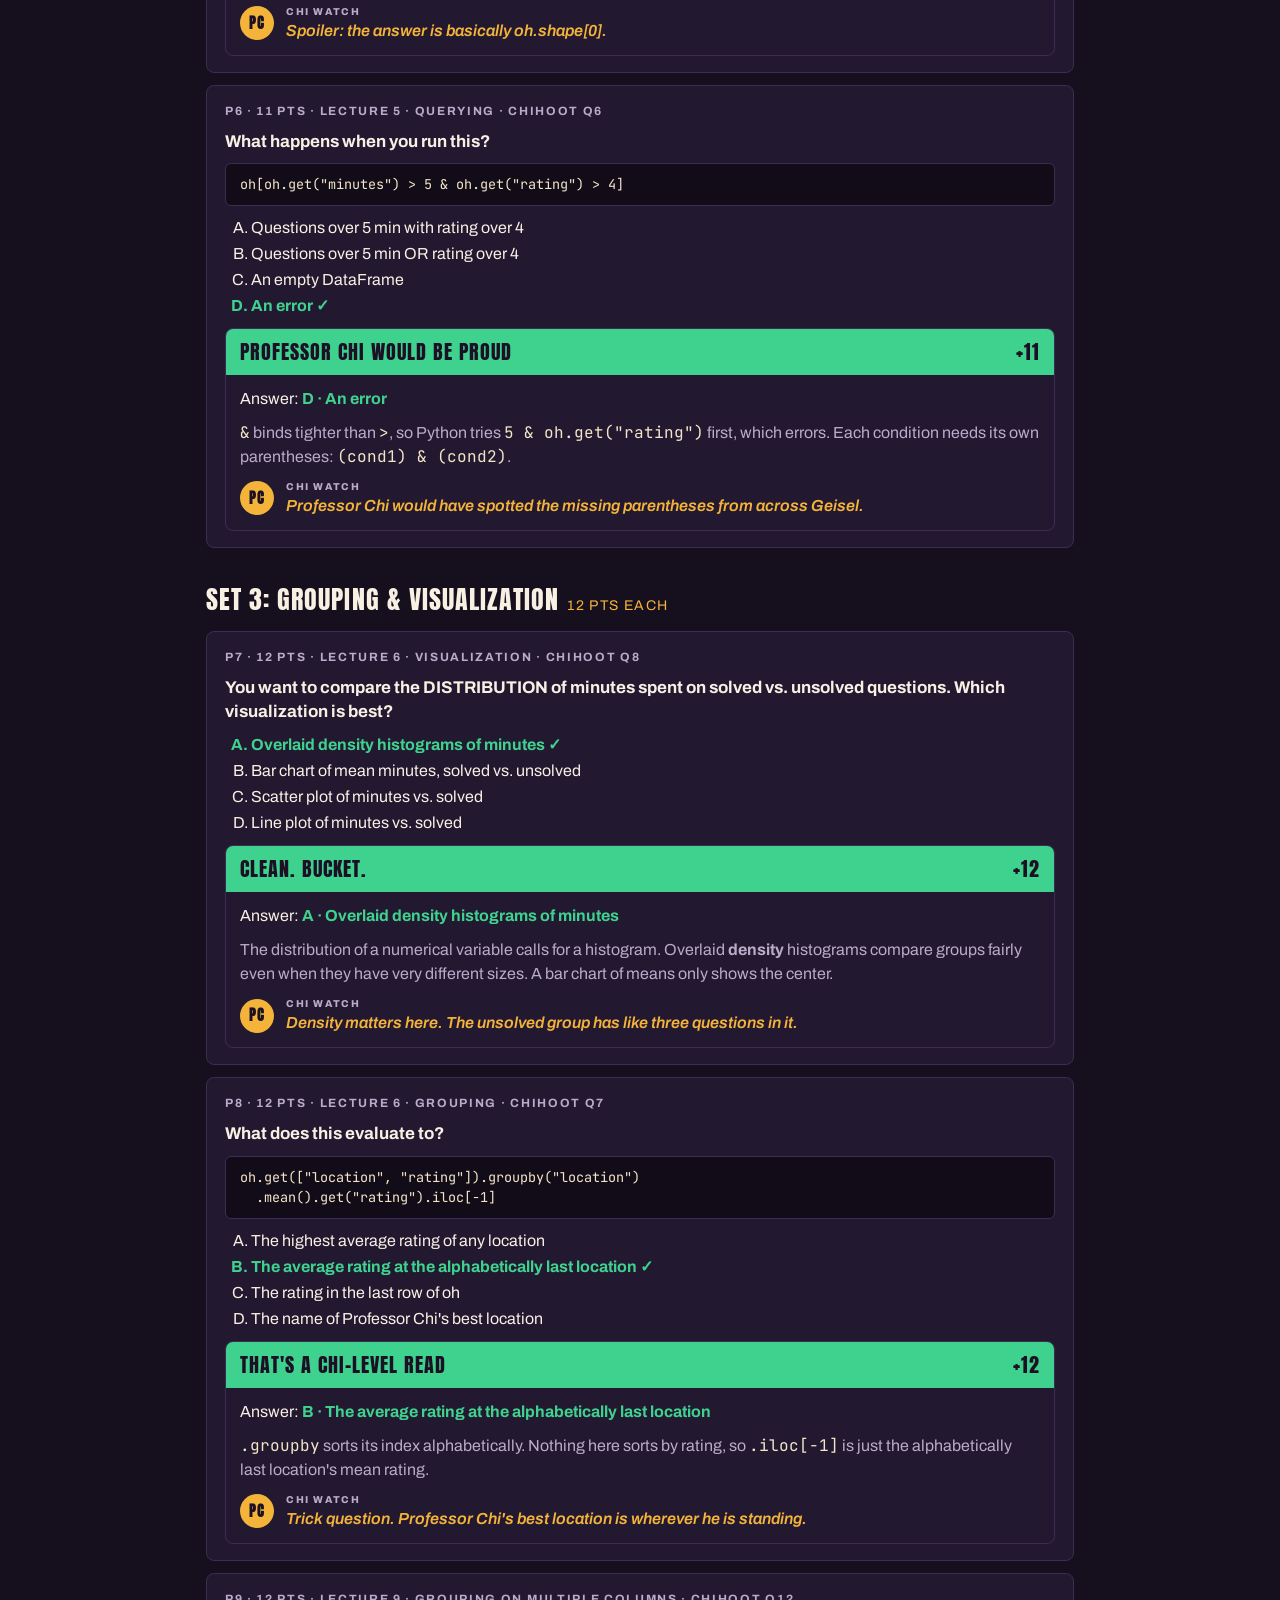
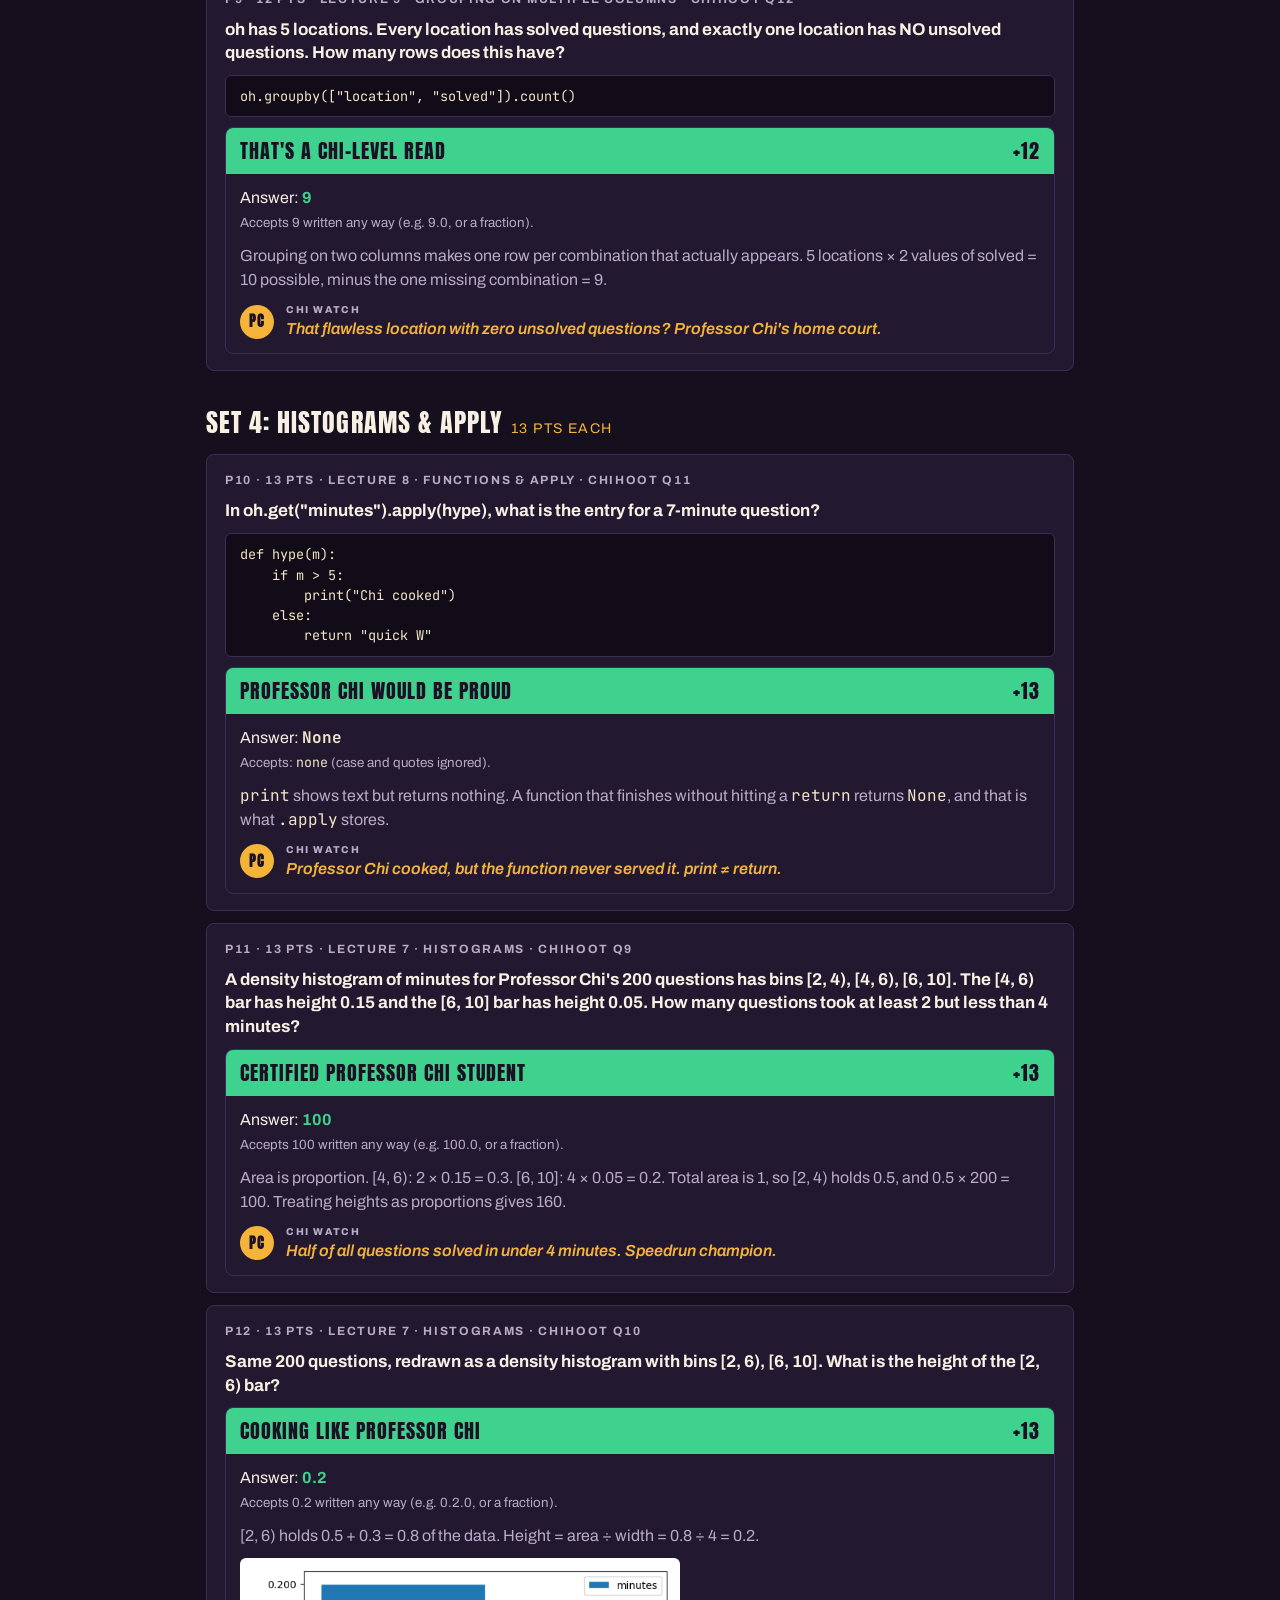
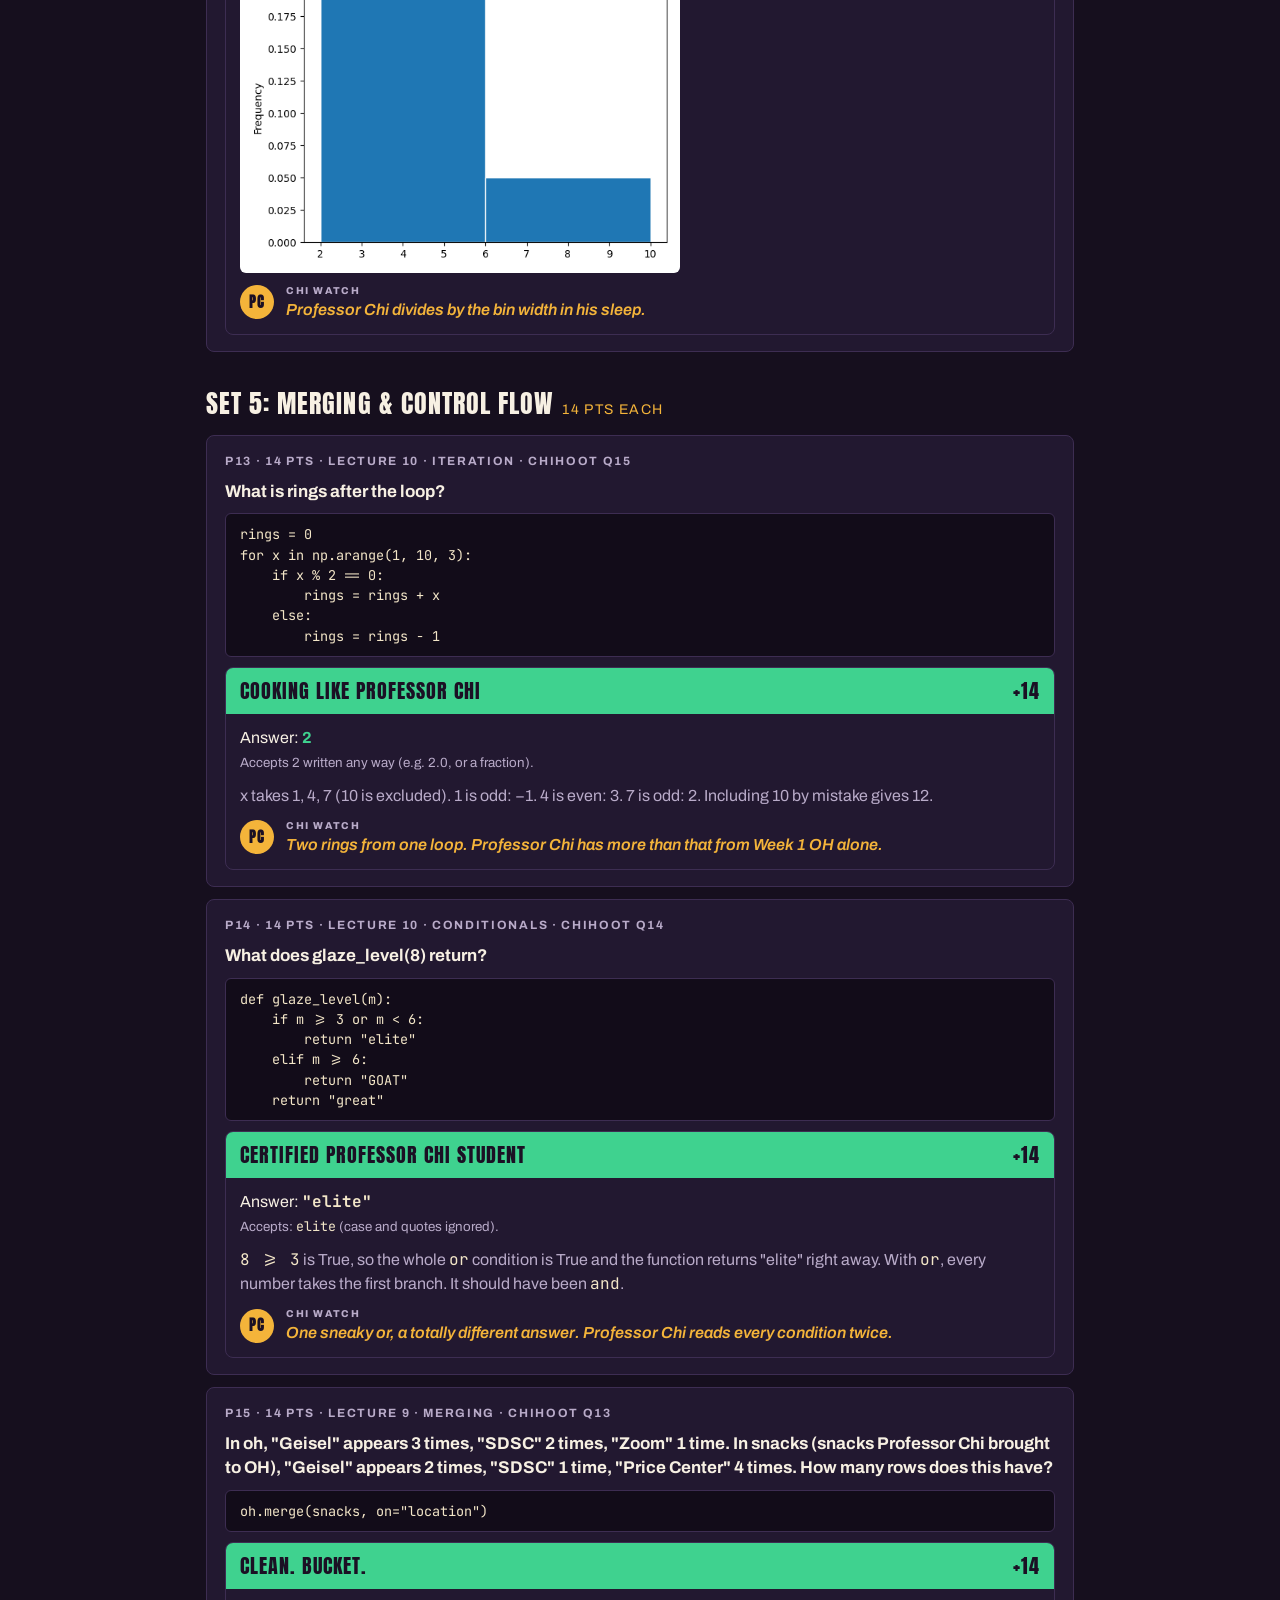
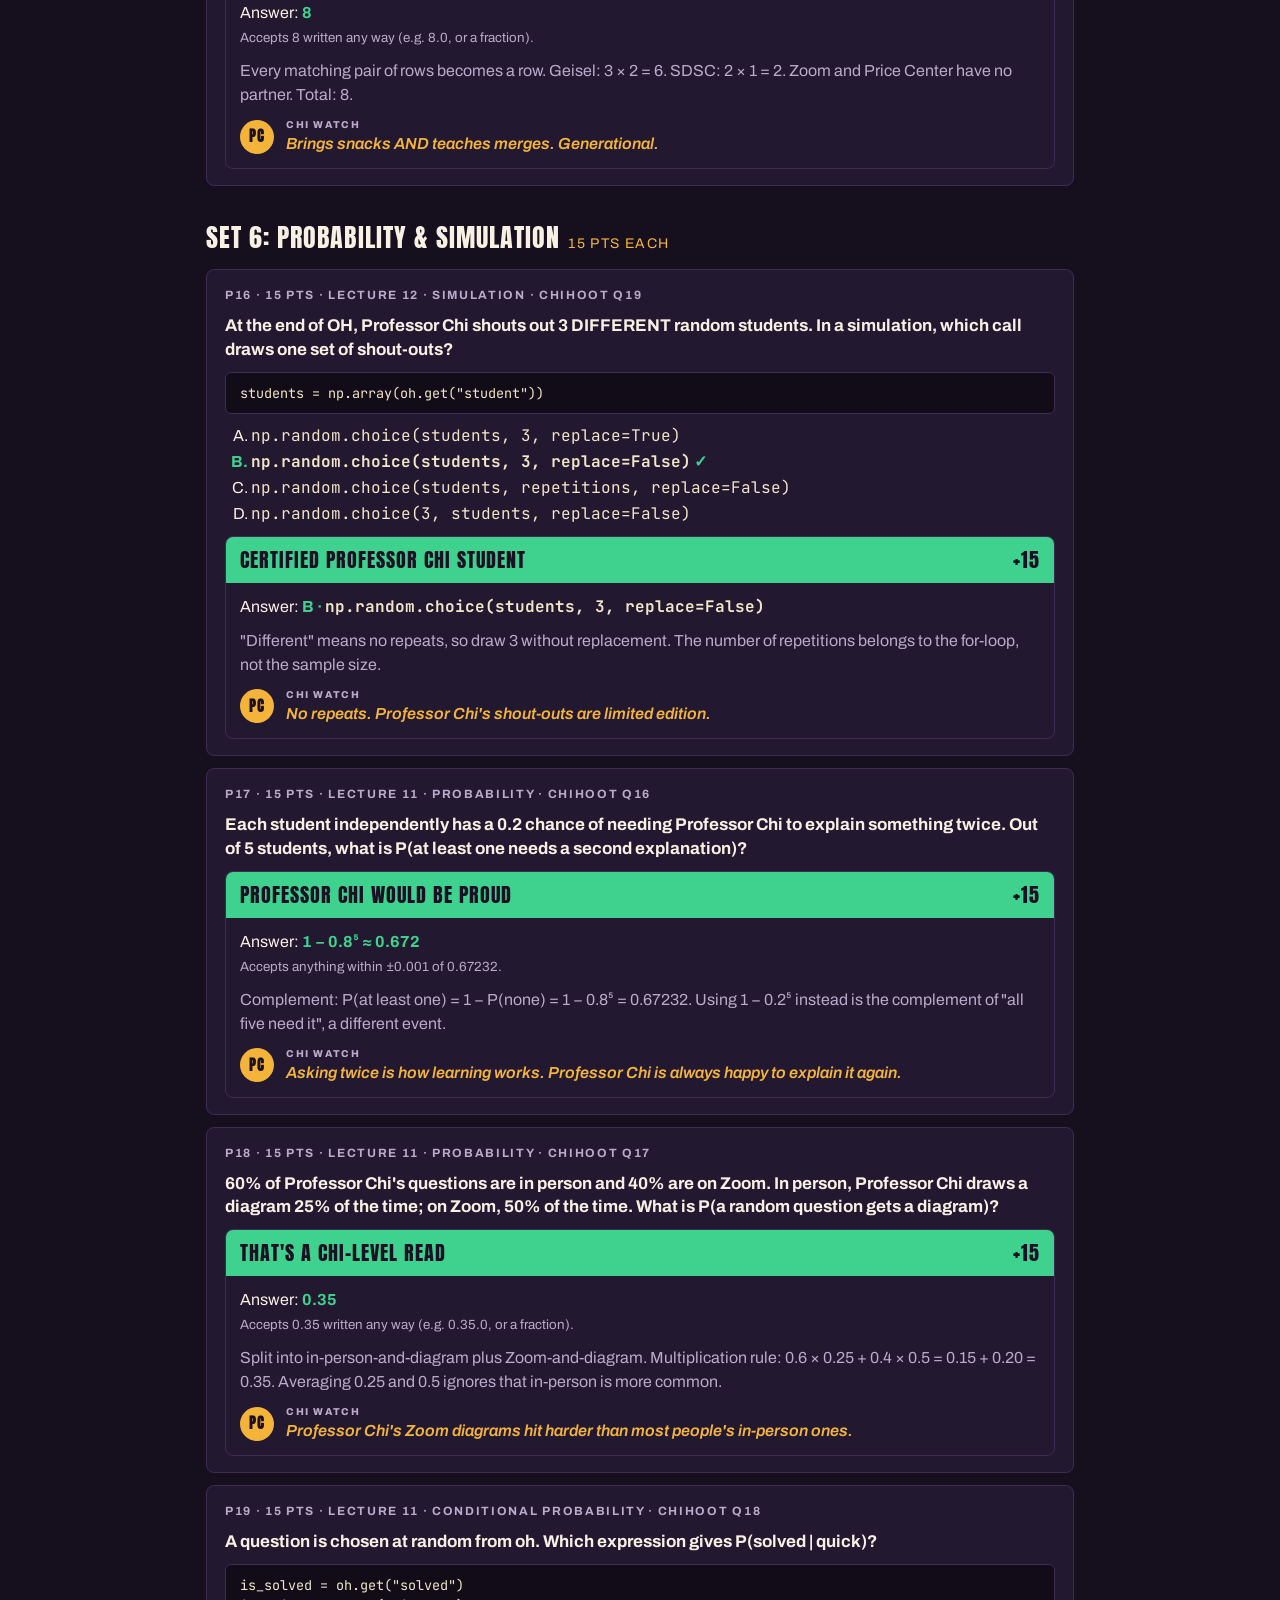
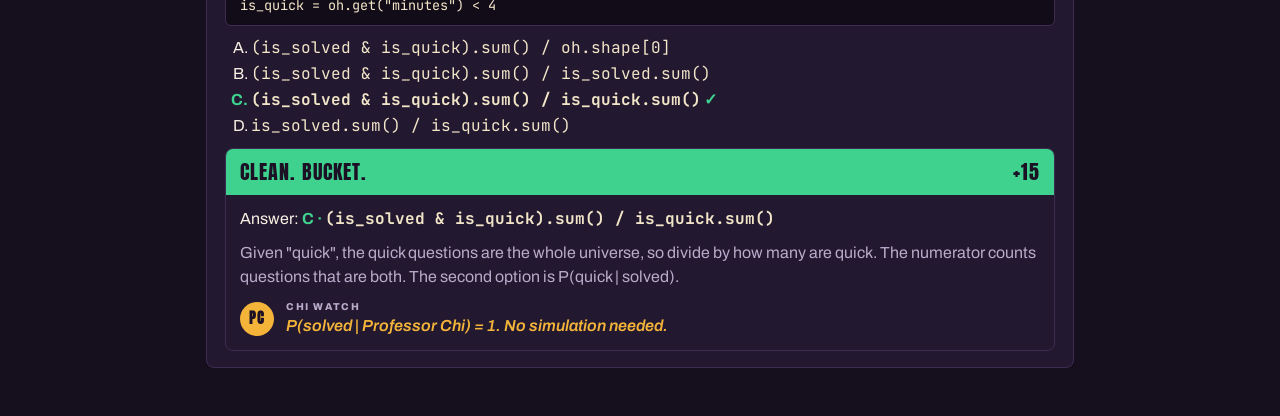
<file: guts/answer-key.html>
<!doctype html>
<html lang="en">
<head>
<meta charset="utf-8">
<meta name="viewport" content="width=device-width, initial-scale=1, viewport-fit=cover">
<title>Chi Guts Answer Key</title>
<meta name="robots" content="noindex">
<link rel="preconnect" href="https://fonts.googleapis.com">
<link rel="stylesheet" href="https://fonts.googleapis.com/css2?family=Anton&family=Archivo:wght@400;500;700;800&family=JetBrains+Mono:wght@400;600&display=swap">
<link rel="stylesheet" href="style.css">
<link rel="stylesheet" href="print.css">
</head>
<body>
<header class="topbar"><a class="brand" href="host.html">Chi <span>Guts</span> · Answer key</a><button class="btn-ghost no-print" onclick="print()">Print</button></header>
<main class="wrap" id="app"><p class="muted">Loading…</p></main>

<script>
// ES modules don't load from file://, so the module below never runs there. Say so instead of hanging.
if (location.protocol === "file:") document.getElementById("app").innerHTML = '<section class="panel"><h2 class="title">Open this through a web server</h2><p class="muted">Browsers block this page\'s scripts when it\'s opened straight from disk. In the repo folder run <code>python3 -m http.server</code>, then open <code>http://localhost:8000/guts/answer-key.html</code>. On GitHub Pages it works as is.</p></section>';
</script>
<script type="module">
// Built from problems.js and key.js, so it always matches what the host grades against.
import { SETS, PROBLEMS, NUM } from "./problems.js";
import { esc } from "./text.js";
import { shortAnswer, answerCardHTML } from "./review.js";

const total = SETS.reduce((a, s) => a + s.pts * s.problems.length, 0);
document.getElementById("app").innerHTML = `
  <section>
    <div class="eyebrow">Host only · ${PROBLEMS.length} problems · ${SETS.length} sets · ${total} points</div>
    <h1 class="title">Chi Guts answer key</h1>
  </section>
  <section class="panel">
    <h3>Quick reference</h3>
    <div class="tbl-wrap"><table class="summary">
      <thead><tr><th>#</th><th>Set</th><th>Pts</th><th>Answer</th></tr></thead>
      <tbody>${SETS.map((s, i) => s.problems.map(p => `<tr><td>P${NUM[p.id]}</td><td>${i + 1} · ${esc(s.name)}</td><td class="num">${s.pts}</td><td>${shortAnswer(p)}</td></tr>`).join("")).join("")}</tbody>
    </table></div>
    <ul class="notes">
      <li>Grading is automatic. Number answers accept decimals or fractions within the tolerance shown. Text answers ignore case, extra spaces and surrounding quotes. Multiple choice is the letter.</li>
      <li>To accept another answer, add it to <code>guts/key.js</code>. Then reload the host console, and it re-grades every submission.</li>
    </ul>
  </section>
  ${SETS.map((s, i) => `<section class="ak-set"><h2>Set ${i + 1}: ${esc(s.name)}<small>${s.pts} pts each</small></h2>${s.problems.map(p => answerCardHTML(p, s)).join("")}</section>`).join("")}`;
</script>
</body>
</html>
</file>
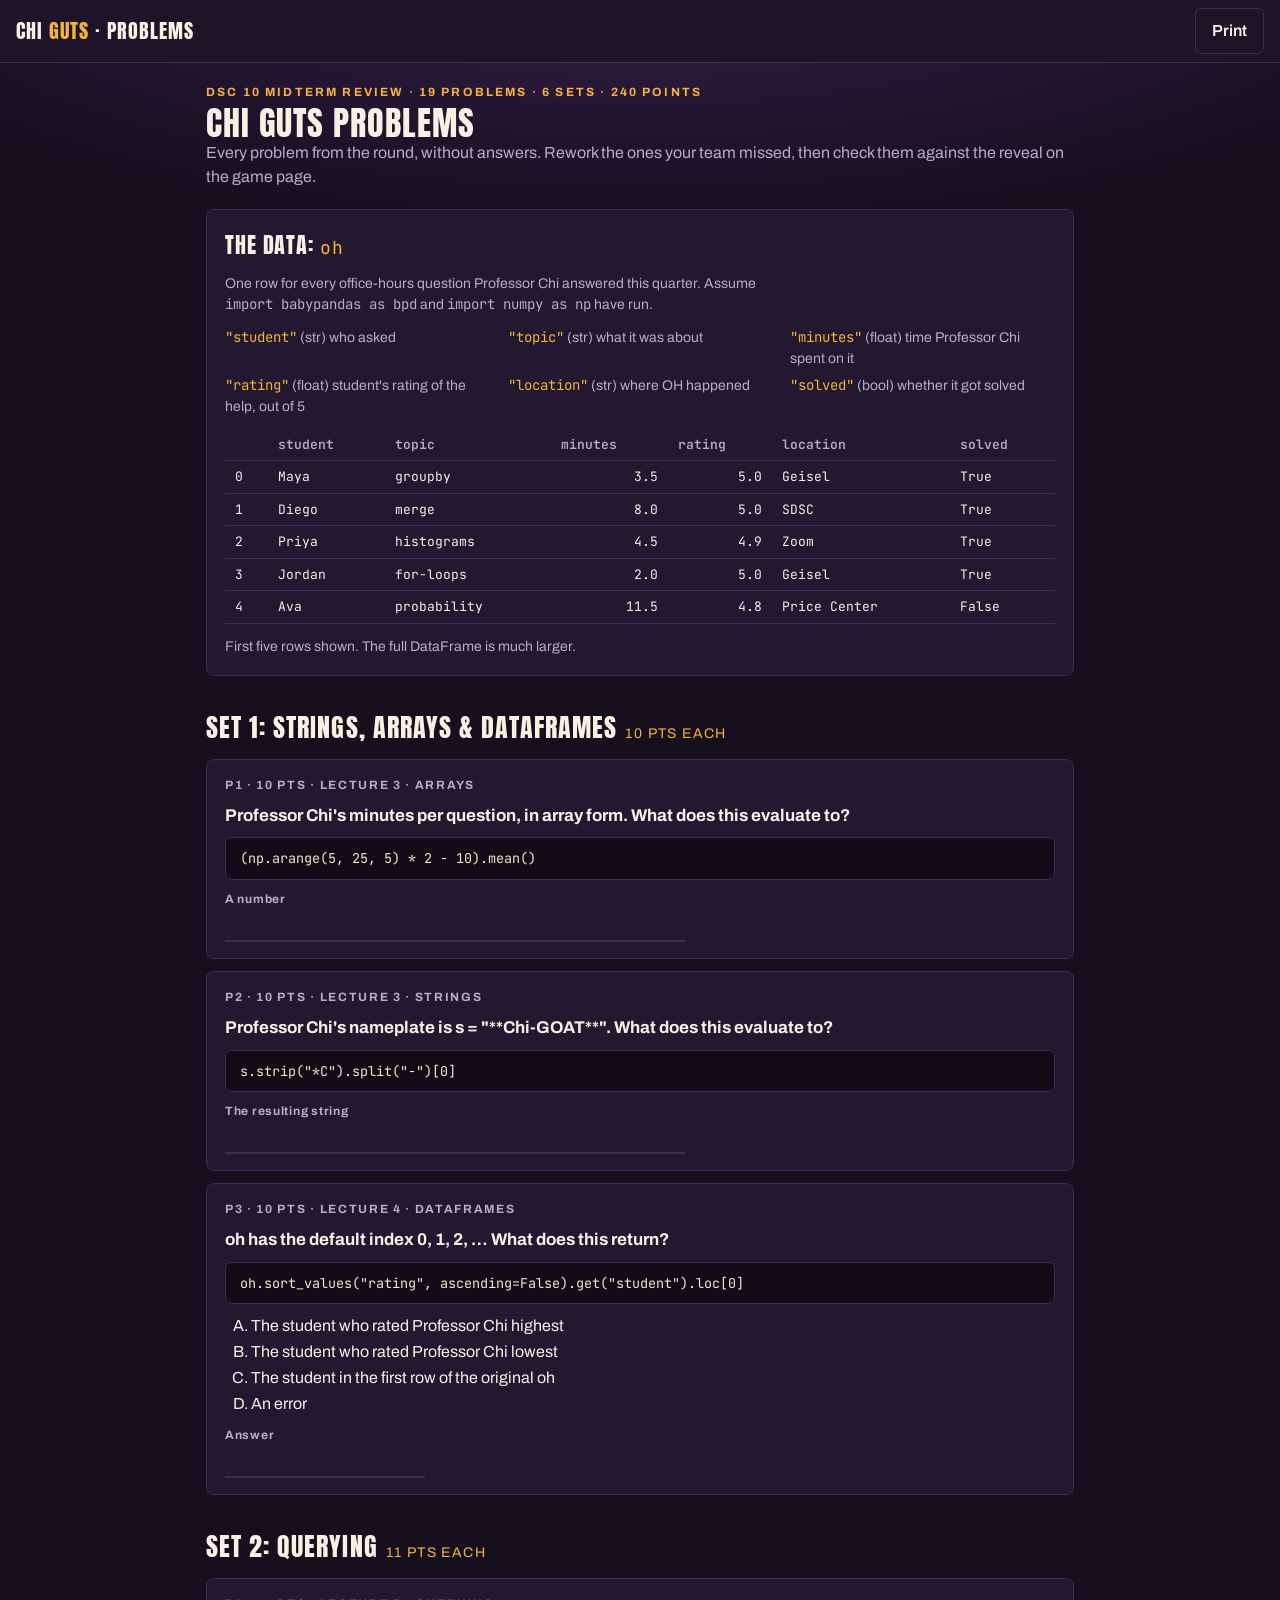
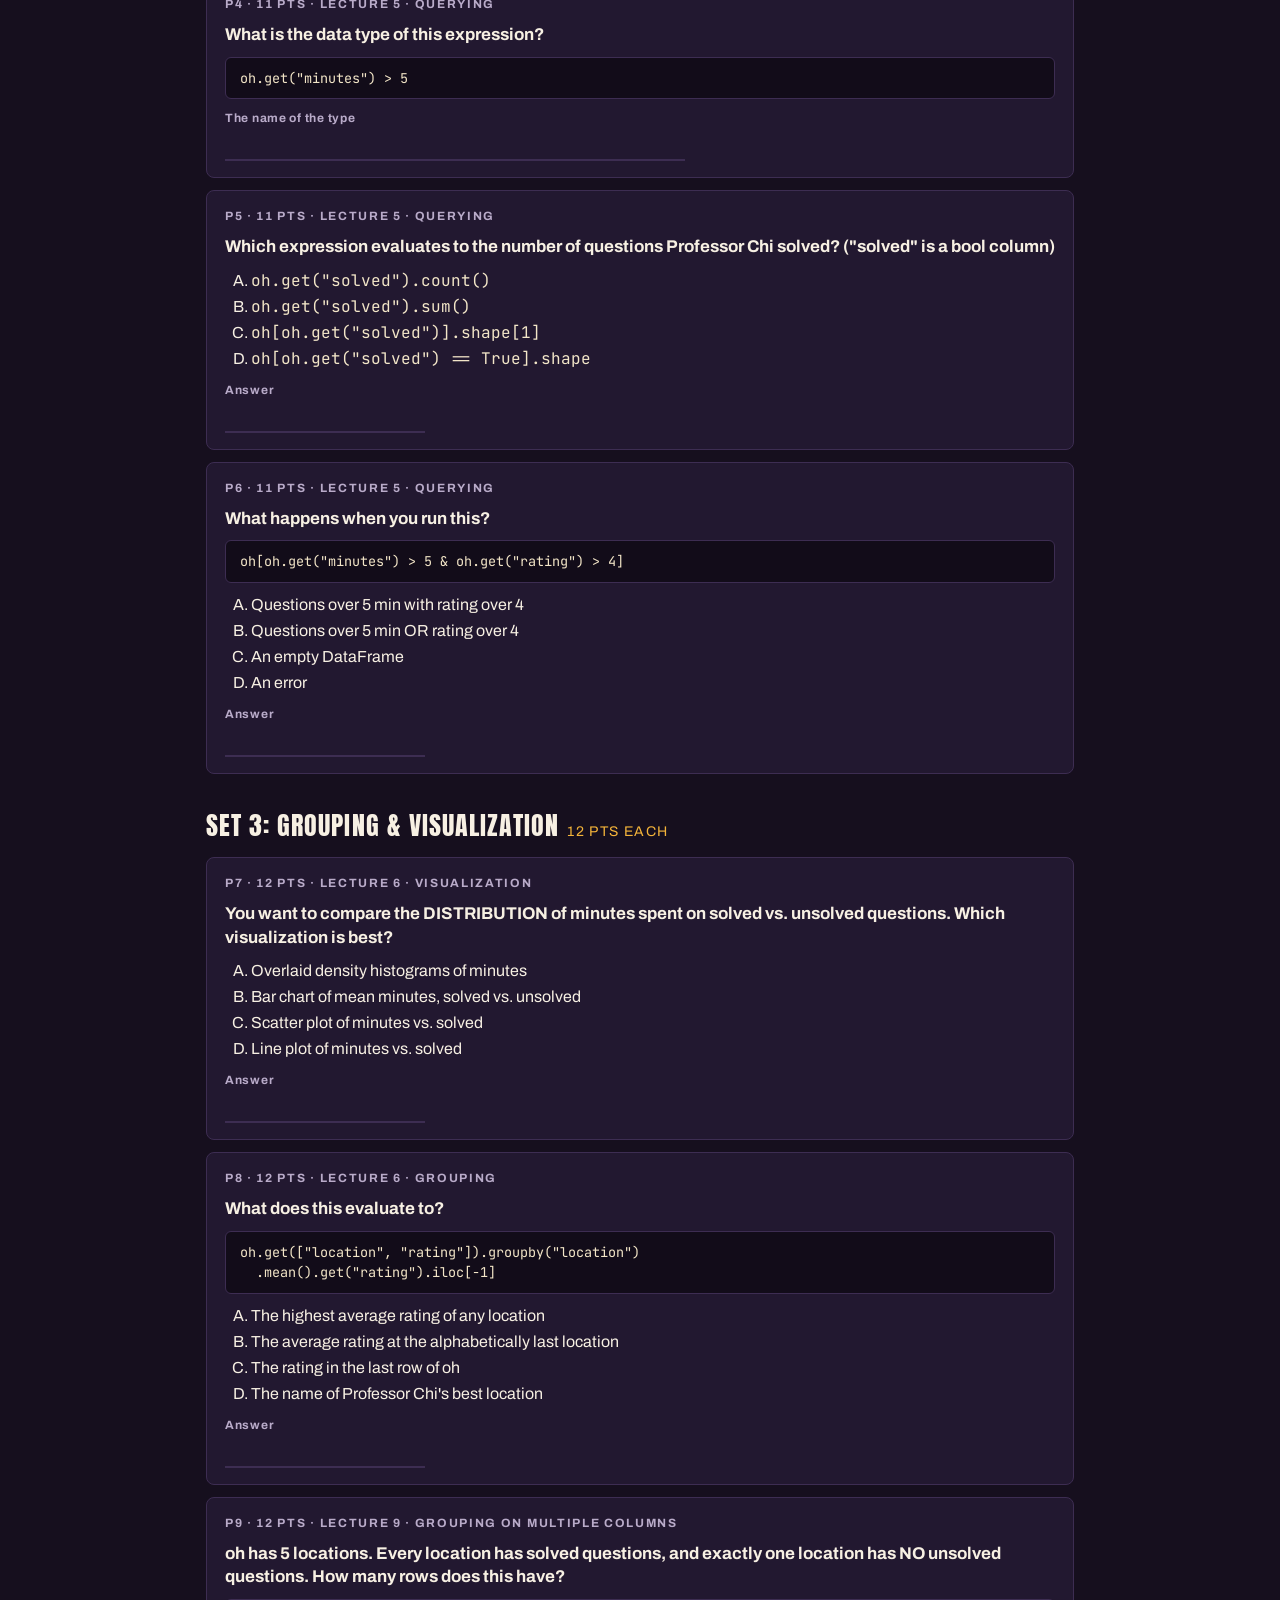
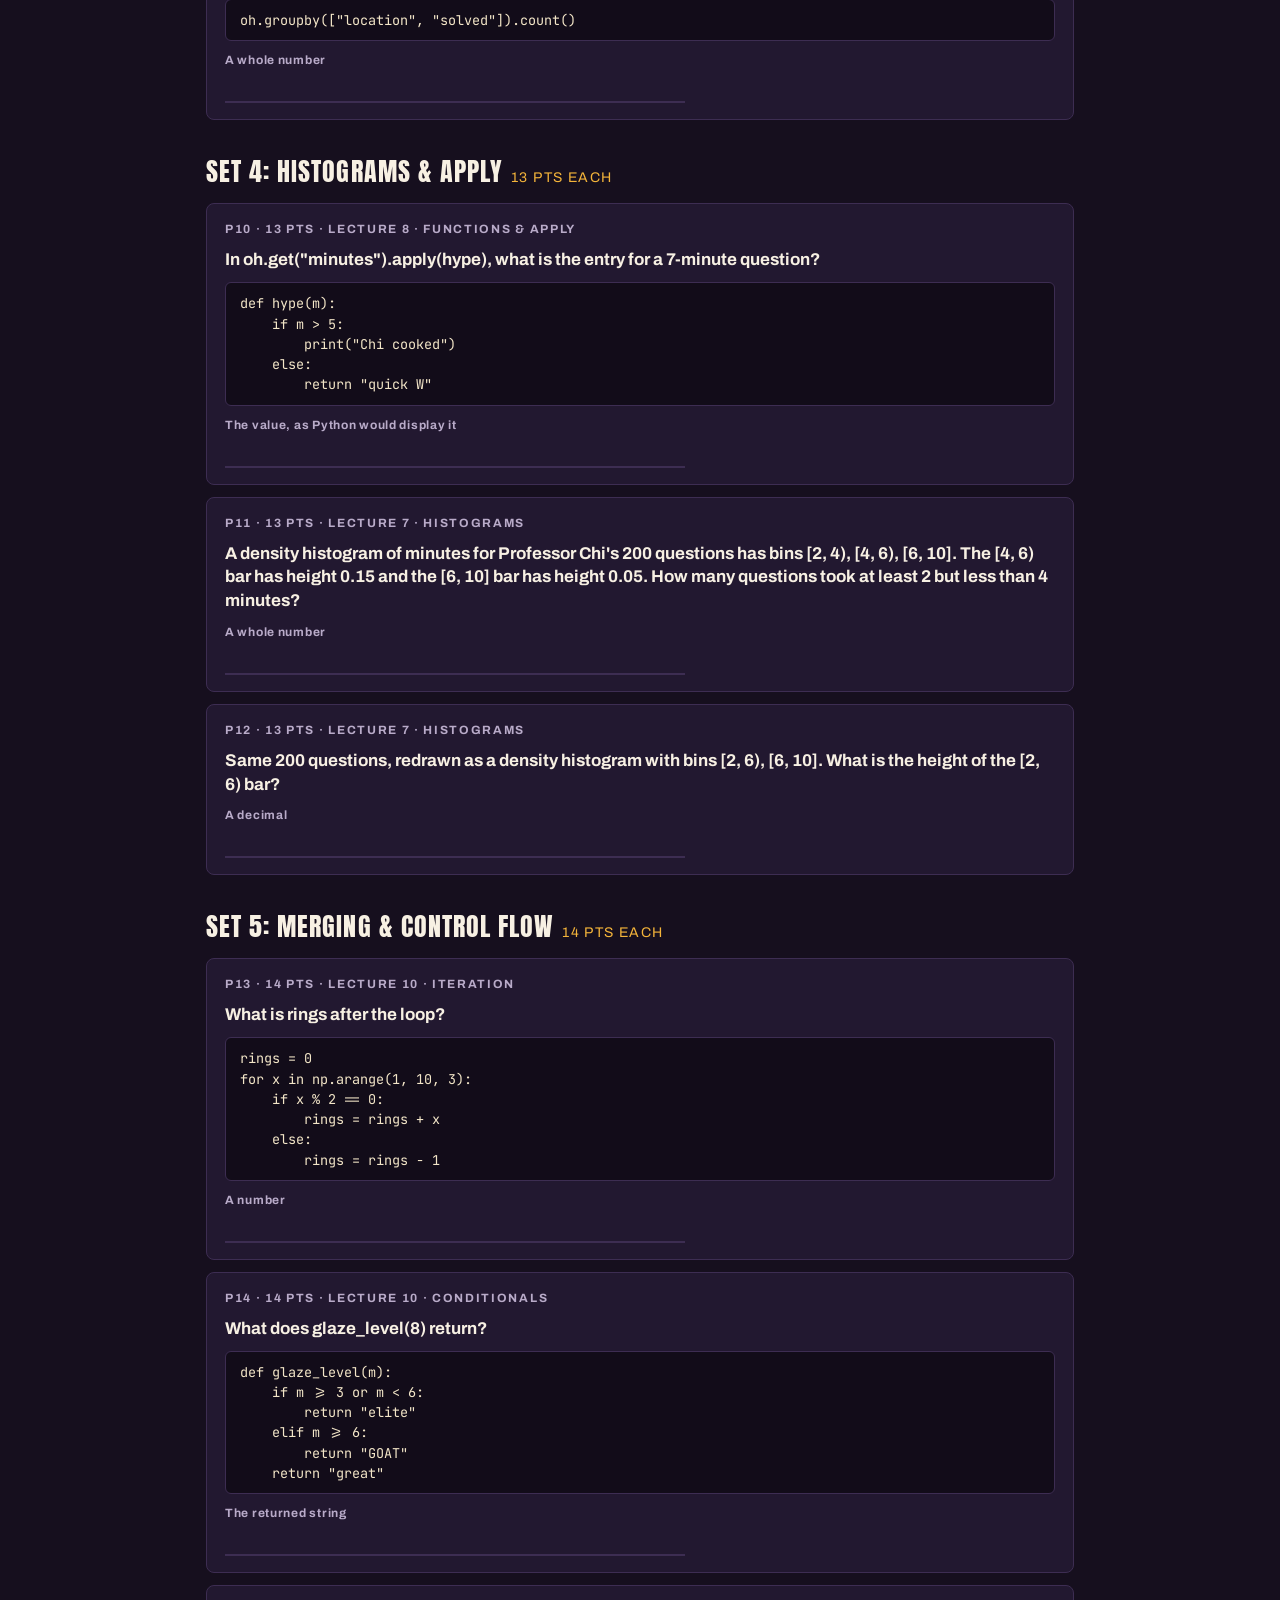
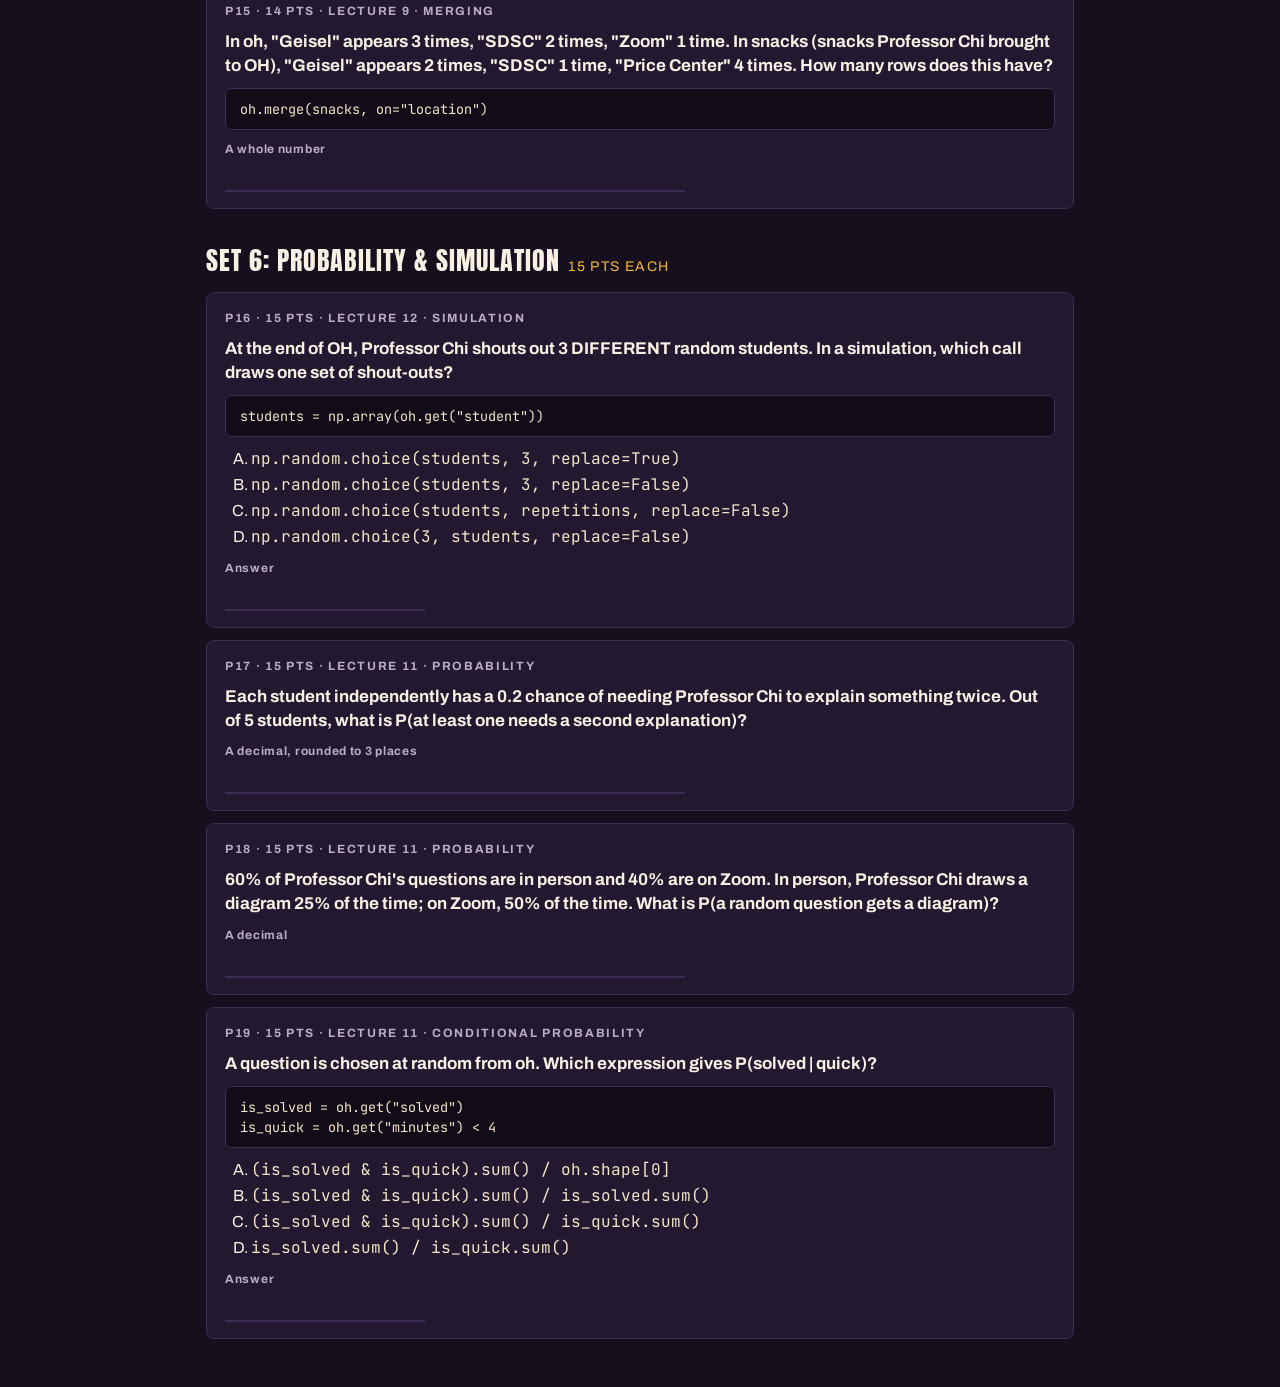
<file: guts/problems-sheet.html>
<!doctype html>
<html lang="en">
<head>
<meta charset="utf-8">
<meta name="viewport" content="width=device-width, initial-scale=1, viewport-fit=cover">
<title>Chi Guts Problems</title>
<meta name="description" content="Every Chi Guts problem on one printable sheet, without answers, for review after the game.">
<link rel="preconnect" href="https://fonts.googleapis.com">
<link rel="stylesheet" href="https://fonts.googleapis.com/css2?family=Anton&family=Archivo:wght@400;500;700;800&family=JetBrains+Mono:wght@400;600&display=swap">
<link rel="stylesheet" href="style.css">
<link rel="stylesheet" href="print.css">
</head>
<body>
<header class="topbar"><a class="brand" href="./">Chi <span>Guts</span> · Problems</a><button class="btn-ghost no-print" onclick="print()">Print</button></header>
<main class="wrap" id="app"><p class="muted">Loading…</p></main>

<script>
// ES modules don't load from file://, so the module below never runs there. Say so instead of hanging.
if (location.protocol === "file:") document.getElementById("app").innerHTML = '<section class="panel"><h2 class="title">Open this through a web server</h2><p class="muted">Browsers block this page\'s scripts when it\'s opened straight from disk. In the repo folder run <code>python3 -m http.server</code>, then open <code>http://localhost:8000/guts/problems-sheet.html</code>. On GitHub Pages it works as is.</p></section>';
</script>
<script type="module">
// Built from problems.js, so it always matches the game. No answers on this page.
import { SETS, PROBLEMS, NUM } from "./problems.js";
import { esc, md, LETTERS, sheetHTML } from "./text.js";

function problem(p, set) {
  const blank = p.type === "choice"
    ? `<ol>${p.opts.map(o => `<li>${md(o)}</li>`).join("")}</ol><div class="blank short"><span>Answer</span></div>`
    : `<div class="blank"><span>${esc(p.hint)}</span></div>`;
  return `<article class="ak">
    <div class="pmeta">P${NUM[p.id]} · ${set.pts} pts · Lecture ${p.lec} · ${esc(p.topic)}</div>
    <h3>${md(esc(p.text))}</h3>
    ${p.code ? `<pre>${esc(p.code)}</pre>` : ""}
    ${blank}
  </article>`;
}

const total = SETS.reduce((a, s) => a + s.pts * s.problems.length, 0);
document.getElementById("app").innerHTML = `
  <section>
    <div class="eyebrow">DSC 10 midterm review · ${PROBLEMS.length} problems · ${SETS.length} sets · ${total} points</div>
    <h1 class="title">Chi Guts problems</h1>
    <p class="muted">Every problem from the round, without answers. Rework the ones your team missed, then check them against the reveal on the game page.</p>
  </section>
  ${sheetHTML()}
  ${SETS.map((s, i) => `<section class="ak-set"><h2>Set ${i + 1}: ${esc(s.name)}<small>${s.pts} pts each</small></h2>${s.problems.map(p => problem(p, s)).join("")}</section>`).join("")}`;
</script>
</body>
</html>
</file>
<file: guts/style.css>
/* Shared by guts/index.html and guts/host.html. Tokens and components follow ../index.html. */
*, *::before, *::after { box-sizing: border-box; }
html { padding-top: env(safe-area-inset-top, 0px); padding-bottom: env(safe-area-inset-bottom, 0px); }
body { margin: 0; }
[hidden] { display: none !important; }
:root {
  --night: #160f1e;
  --court: #221830;
  --court-2: #2c203d;
  --line: #3d2d52;
  --ink: #f7f0e3;
  --muted: #b9abc9;
  --gold: #f4b43a;
  --gold-deep: #c98a12;
  --good: #3fd28f;
  --bad: #ff5f6e;
  --t1: #f4b43a; --t2: #ff7b68; --t3: #38c6c0; --t4: #a283ff;
  --tile-ink: #1b1024;
  --display: "Anton", "Impact", "Arial Narrow", sans-serif;
  --body: "Archivo", "Helvetica Neue", Arial, sans-serif;
  --mono: "JetBrains Mono", ui-monospace, "SFMono-Regular", Menlo, monospace;
  color-scheme: dark;
}
html, body { min-height: 100%; }
body {
  background: var(--night);
  background-image: radial-gradient(120% 60% at 50% -10%, #3a2154 0%, transparent 60%);
  background-attachment: fixed;
  color: var(--ink);
  font-family: var(--body);
  font-size: 16px;
  line-height: 1.5;
}
.wrap {
  max-width: 900px; margin: 0 auto;
  padding-left: max(16px, env(safe-area-inset-left, 0px));
  padding-right: max(16px, env(safe-area-inset-right, 0px));
  padding-block: 20px 48px;
  display: flex; flex-direction: column; gap: 20px;
}
.wrap.wide { max-width: 1200px; }
button { font: inherit; color: inherit; cursor: pointer; }
button:disabled { cursor: default; opacity: .6; }
:focus-visible { outline: 3px solid var(--gold); outline-offset: 3px; }
code, pre { font-family: var(--mono); }
a { color: var(--gold); }
.muted { color: var(--muted); margin: 0; }

/* top strip */
.topbar { display: flex; justify-content: space-between; align-items: center; gap: 12px; padding: 8px 16px; border-bottom: 1px solid var(--line); background: #1d1428; }
.brand { font-family: var(--display); font-size: 20px; letter-spacing: .05em; text-transform: uppercase; color: var(--ink); text-decoration: none; }
.brand span { color: var(--gold); }
.topbar .sub { font-size: 13px; color: var(--muted); }

.eyebrow { font-size: 12px; letter-spacing: .18em; text-transform: uppercase; color: var(--gold); font-weight: 700; }
.wordmark { font-family: var(--display); font-size: clamp(56px, 13vw, 120px); line-height: .86; letter-spacing: .01em; margin: 8px 0 0; text-transform: uppercase; }
.wordmark .gold { color: var(--gold); }
.setlist { margin: 0; padding-left: 1.4em; font-size: 14px; }
.setlist b { color: var(--ink); }
.lede { color: var(--muted); max-width: 52ch; margin: 14px 0 0; text-wrap: pretty; }
.title { margin: 4px 0 0; font-family: var(--display); font-weight: 400; font-size: clamp(26px, 4vw, 34px); letter-spacing: .03em; text-transform: uppercase; line-height: 1.05; }

.panel { background: var(--court); border: 1px solid var(--line); border-radius: 8px; padding: 18px; display: flex; flex-direction: column; gap: 12px; min-width: 0; }
.panel h3 { margin: 0; font-family: var(--display); font-weight: 400; font-size: 20px; letter-spacing: .05em; text-transform: uppercase; }

.controls { display: flex; flex-wrap: wrap; gap: 12px; align-items: center; }
.btn-primary {
  background: var(--gold); color: var(--tile-ink); border: 0; border-radius: 6px;
  font-family: var(--display); font-size: 22px; letter-spacing: .05em; text-transform: uppercase;
  padding: 11px 26px; box-shadow: 0 5px 0 var(--gold-deep); transition: transform .08s, box-shadow .08s;
}
.btn-primary:active:not(:disabled) { transform: translateY(4px); box-shadow: 0 1px 0 var(--gold-deep); }
.btn-ghost { background: transparent; border: 1px solid var(--line); border-radius: 6px; padding: 10px 16px; font-weight: 600; color: var(--ink); }
.btn-ghost:hover { border-color: var(--muted); }
.btn-ghost.danger { border-color: var(--bad); color: var(--bad); }

/* forms */
.form { max-width: 460px; }
.field { display: flex; flex-direction: column; gap: 6px; font-size: 14px; font-weight: 700; }
.field small { font-weight: 400; color: var(--muted); }
input[type=text], input[type=email], input[type=password], input[type=number], input:not([type]) {
  font: inherit; font-weight: 500; color: var(--ink); background: #120c19; border: 1px solid var(--line);
  border-radius: 6px; padding: 11px 12px; width: 100%; min-width: 0;
}
input:focus { outline: 2px solid var(--gold); outline-offset: 1px; border-color: transparent; }
.err { color: var(--bad); margin: 0; font-size: 14px; font-weight: 600; }

/* data sheet */
.sheet { background: var(--court); border: 1px solid var(--line); border-radius: 8px; padding: 18px; display: flex; flex-direction: column; gap: 12px; }
.sheet h3 { margin: 0; font-family: var(--display); font-weight: 400; letter-spacing: .04em; font-size: 22px; text-transform: uppercase; }
.sheet p { margin: 0; color: var(--muted); font-size: 14px; max-width: 70ch; }
.cols { display: grid; grid-template-columns: repeat(auto-fill, minmax(240px, 1fr)); gap: 6px 18px; font-size: 14px; margin: 0; padding: 0; list-style: none; }
.cols code { color: var(--gold); }
.cols span { color: var(--muted); }
.tbl-wrap { overflow-x: auto; }
table { border-collapse: collapse; font-family: var(--mono); font-size: 13px; width: 100%; min-width: 520px; }
th, td { text-align: left; padding: 6px 10px; border-bottom: 1px solid var(--line); white-space: nowrap; }
th { color: var(--muted); font-weight: 600; }
td.num, th.num { font-variant-numeric: tabular-nums; text-align: right; }
.sheet-link { align-self: flex-start; background: none; border: 0; padding: 0; color: var(--muted); font-size: 13px; text-decoration: underline; text-underline-offset: 3px; }

/* scoreboard strip */
.board { display: grid; grid-template-columns: minmax(0, 1fr) auto auto auto; gap: 16px; align-items: center; background: #120c19; border: 1px solid var(--line); border-radius: 8px; padding: 10px 16px; position: sticky; top: 8px; z-index: 2; }
.board .q { font-family: var(--display); font-size: 22px; letter-spacing: .04em; line-height: 1.1; overflow-wrap: anywhere; }
.board .lec { font-size: 12px; letter-spacing: .14em; text-transform: uppercase; color: var(--muted); font-weight: 700; }
.board .who { font-size: 13px; color: var(--muted); overflow-wrap: anywhere; }
.stat { text-align: right; line-height: 1.1; }
.stat small { display: block; font-size: 11px; letter-spacing: .14em; text-transform: uppercase; color: var(--muted); font-weight: 700; }
.stat b { font-family: var(--display); font-weight: 400; font-size: 24px; font-variant-numeric: tabular-nums; }
.stat b.low { color: var(--bad); }

/* problems */
.prompt { background: var(--court); border: 1px solid var(--line); border-radius: 8px; padding: 20px; display: flex; flex-direction: column; gap: 14px; }
.prompt .pmeta { font-size: 12px; letter-spacing: .14em; text-transform: uppercase; color: var(--muted); font-weight: 700; }
.prompt h2 { margin: 0; font-size: clamp(18px, 2.4vw, 21px); line-height: 1.4; font-weight: 700; text-wrap: pretty; max-width: 64ch; }
.prompt pre { margin: 0; background: #120c19; border: 1px solid var(--line); border-radius: 6px; padding: 14px 16px; overflow-x: auto; font-size: 14.5px; line-height: 1.55; color: #f3e6c8; }
.answer { display: flex; flex-direction: column; gap: 6px; font-size: 13px; color: var(--muted); font-weight: 700; max-width: 420px; }
.answer input { font-family: var(--mono); font-size: 16px; }

.tiles { display: grid; grid-template-columns: 1fr 1fr; gap: 10px; }
.tile {
  display: flex; align-items: center; gap: 12px; text-align: left; min-height: 64px;
  border: 0; border-radius: 8px; padding: 12px 16px; color: var(--tile-ink);
  font-weight: 700; font-size: 15px; line-height: 1.35;
  box-shadow: 0 4px 0 rgba(0,0,0,.35); transition: transform .08s, opacity .2s; min-width: 0; opacity: .55;
}
.tile:hover { opacity: .8; }
.tile.sel { opacity: 1; outline: 4px solid var(--ink); outline-offset: 3px; }
.tile .shape { flex: none; width: 24px; height: 24px; }
.tile .txt { min-width: 0; overflow-wrap: anywhere; }
.tile code { font-family: var(--mono); font-size: 13px; font-weight: 600; }
.tile .key { margin-left: auto; flex: none; font-family: var(--mono); font-size: 12px; opacity: .7; }
.tile:nth-child(1) { background: var(--t1); }
.tile:nth-child(2) { background: var(--t2); }
.tile:nth-child(3) { background: var(--t3); }
.tile:nth-child(4) { background: var(--t4); }

/* leaderboard */
.lb { list-style: none; margin: 0; padding: 0; display: flex; flex-direction: column; gap: 6px; }
.lb li { display: grid; grid-template-columns: 2.2em minmax(0, 1fr) auto 3.2em; gap: 12px; align-items: center; padding: 8px 12px; border-radius: 6px; background: var(--court-2); font-size: 15px; }
.lb li.me { outline: 2px solid var(--gold); }
.lb .rk { font-family: var(--display); color: var(--muted); font-size: 18px; }
.lb .nm { font-weight: 700; overflow-wrap: anywhere; }
.lb .pg { font-size: 12px; color: var(--muted); white-space: nowrap; }
.lb .sc { font-family: var(--display); font-size: 22px; color: var(--gold); text-align: right; font-variant-numeric: tabular-nums; }
.lb li:first-child .rk { color: var(--gold); }

/* results */
.why-img { display: block; width: 100%; max-width: 440px; height: auto; background: #fff; border-radius: 6px; padding: 6px; }
.big { font-family: var(--display); font-size: clamp(72px, 16vw, 132px); line-height: .9; color: var(--gold); font-variant-numeric: tabular-nums; }
.review { display: flex; flex-direction: column; gap: 10px; }
.miss { background: var(--court); border: 1px solid var(--line); border-left: 4px solid var(--bad); border-radius: 6px; padding: 12px 14px; font-size: 14px; display: flex; flex-direction: column; gap: 4px; }
.miss.ok { border-left-color: var(--good); }
.miss .mq { font-weight: 700; }
.miss .ma { color: var(--muted); }
.miss .why { margin: 4px 0 0; }
.miss code { font-family: var(--mono); font-size: 13px; color: #f3e6c8; overflow-wrap: anywhere; }

/* host */
.host-top { display: grid; grid-template-columns: minmax(0, 1fr) auto auto; gap: 24px; align-items: end; }
.pin { font-family: var(--display); font-size: clamp(48px, 9vw, 96px); line-height: .9; letter-spacing: .06em; color: var(--gold); font-variant-numeric: tabular-nums; }
.joinurl { font-family: var(--mono); font-size: clamp(14px, 2vw, 20px); overflow-wrap: anywhere; }
.host-top .stat b { font-size: clamp(36px, 6vw, 64px); }
.grid td { vertical-align: middle; }
.grid .players { white-space: normal; min-width: 140px; font-family: var(--body); color: var(--muted); }
.grid th small { display: block; font-weight: 400; }
.marks { letter-spacing: 2px; }
.marks i { font-style: normal; display: inline-block; width: 1.2em; text-align: center; border-radius: 3px; }
.marks .y { color: var(--tile-ink); background: var(--good); }
.marks .n { color: var(--tile-ink); background: var(--bad); }
.marks .p { color: var(--muted); }
.x { background: none; border: 1px solid var(--line); border-radius: 4px; color: var(--muted); padding: 0 8px; }
.x:hover { color: var(--bad); border-color: var(--bad); }
.recent { display: flex; flex-wrap: wrap; gap: 8px; }
.projector-only { display: none; }
body.projector .host-only { display: none; }
body.projector .projector-only { display: flex; }
body.projector .lb li { font-size: 22px; padding: 12px 18px; }
body.projector .lb .sc { font-size: 32px; }
body.projector .ak-step { flex-direction: column; gap: 16px; }
body.projector .ak h3 { font-size: clamp(20px, 2.4vw, 30px); }
body.projector .ak pre { font-size: clamp(15px, 1.6vw, 20px); }
body.projector .ak ol, body.projector .ak .ans, body.projector .ak .why { font-size: clamp(16px, 1.7vw, 21px); }
body.projector .ak-reveal .bar { font-size: clamp(22px, 2.6vw, 32px); }
body.projector .why-img { max-width: 560px; }
.team-stat { margin: 0; font-weight: 700; }

/* CHI WIRE ticker, same as ../index.html */
.ticker { border-bottom: 1px solid var(--line); background: #1d1428; overflow: hidden; display: flex; align-items: center; }
.ticker .tag { flex: none; background: var(--gold); color: var(--tile-ink); font-family: var(--display); letter-spacing: .06em; padding: 6px 12px; font-size: 14px; }
.ticker .track { white-space: nowrap; display: inline-block; padding-left: 100%; animation: tick 70s linear infinite; font-size: 14px; color: var(--muted); }
.ticker .track span { margin-right: 48px; }
.ticker .track b { color: var(--ink); font-weight: 700; }
@keyframes tick { to { transform: translateX(-100%); } }
.ticker-view { overflow: hidden; flex: 1; min-width: 0; padding-block: 6px; }

@media (max-width: 640px) {
  .tiles { grid-template-columns: 1fr; }
  .board { grid-template-columns: minmax(0, 1fr) auto auto; }
  .board .mid { display: none; }
  .host-top { grid-template-columns: 1fr auto; }
  .host-top > :first-child { grid-column: 1 / -1; }
}
@media (prefers-reduced-motion: reduce) {
  .tile, .btn-primary { transition: none; }
  .ticker .track { animation: none; padding-left: 0; }
}
</file>
<file: guts/print.css>
/* Shared by the printable pages: answer-key.html and problems-sheet.html. */
.summary { min-width: 0; }
.summary td { white-space: normal; }
.summary code, .ak code { font-family: var(--mono); color: #f3e6c8; }
.ak-set { display: flex; flex-direction: column; gap: 12px; }
.ak-set > h2 { margin: 12px 0 0; font-family: var(--display); font-weight: 400; font-size: 26px; letter-spacing: .04em; text-transform: uppercase; }
.ak-set > h2 small { font-family: var(--body); font-size: 14px; letter-spacing: .1em; color: var(--gold); margin-left: 8px; }
.ak { background: var(--court); border: 1px solid var(--line); border-radius: 8px; padding: 16px 18px; display: flex; flex-direction: column; gap: 10px; break-inside: avoid; }
.ak .pmeta { font-size: 12px; letter-spacing: .14em; text-transform: uppercase; color: var(--muted); font-weight: 700; }
.ak h3 { margin: 0; font-size: 17px; line-height: 1.4; }
.ak pre { margin: 0; background: #120c19; border: 1px solid var(--line); border-radius: 6px; padding: 10px 14px; overflow-x: auto; font-size: 13.5px; color: #f3e6c8; }
.ak ol { margin: 0; padding-left: 1.6em; list-style: upper-alpha; display: flex; flex-direction: column; gap: 2px; }
.ak ol li.right { color: var(--good); font-weight: 700; }
.ak .ans { border-left: 4px solid var(--good); padding: 6px 12px; background: var(--court-2); border-radius: 4px; }
.ak .ans b { color: var(--good); }
.ak .why { margin: 0; color: var(--muted); }
.notes { margin: 0; padding-left: 1.2em; color: var(--muted); font-size: 14px; display: flex; flex-direction: column; gap: 4px; }
@media print {
  :root { --ink: #111; --muted: #444; --court: #fff; --court-2: #f3f3f3; --line: #ccc; --good: #0a7a43; --gold: #8a5a00; }
  body { background: #fff; color: #111; }
  .topbar, .no-print { display: none; }
  .ak pre, .summary code, .ak code { background: #f6f6f6; color: #111; }
  .wrap { padding-block: 0; }
}
/* blank answer space on problems-sheet.html */
.blank { border-bottom: 2px solid var(--line); min-height: 52px; max-width: 460px; display: flex; align-items: flex-start; }
.blank.short { max-width: 200px; }
.blank span { font-size: 12px; color: var(--muted); font-weight: 700; letter-spacing: .06em; }
@media print { .sheet { break-inside: avoid; } .blank { border-bottom-color: #999; } }
/* "Chi Watch" line, matching the solo game's reveal */
.glaze { margin: 0; display: flex; gap: 12px; align-items: center; color: var(--gold); font-weight: 600; font-style: italic; }
.glaze .lbl { display: block; font-style: normal; font-size: 10px; letter-spacing: .16em; font-weight: 800; color: var(--muted); text-transform: uppercase; }
.avatar { width: 34px; height: 34px; border-radius: 50%; flex: none; display: grid; place-items: center; background: var(--gold); color: var(--tile-ink); font-family: var(--display); font-size: 14px; font-style: normal; letter-spacing: .04em; }
@media print { .avatar { border: 1px solid #8a5a00; background: #fff; color: #8a5a00; } }
/* answer-key reveal panel, styled like the solo game's lower third */
.ak-reveal { border: 1px solid var(--line); border-radius: 8px; overflow: hidden; }
.ak-reveal .bar { display: flex; justify-content: space-between; gap: 12px; padding: 8px 14px; background: var(--good); color: var(--tile-ink); font-family: var(--display); font-size: 20px; letter-spacing: .05em; text-transform: uppercase; -webkit-print-color-adjust: exact; print-color-adjust: exact; }
.ak-reveal .body { padding: 12px 14px; display: flex; flex-direction: column; gap: 10px; }
.ak-reveal .ans { border-left: 0; padding: 0; background: none; }
</file>
